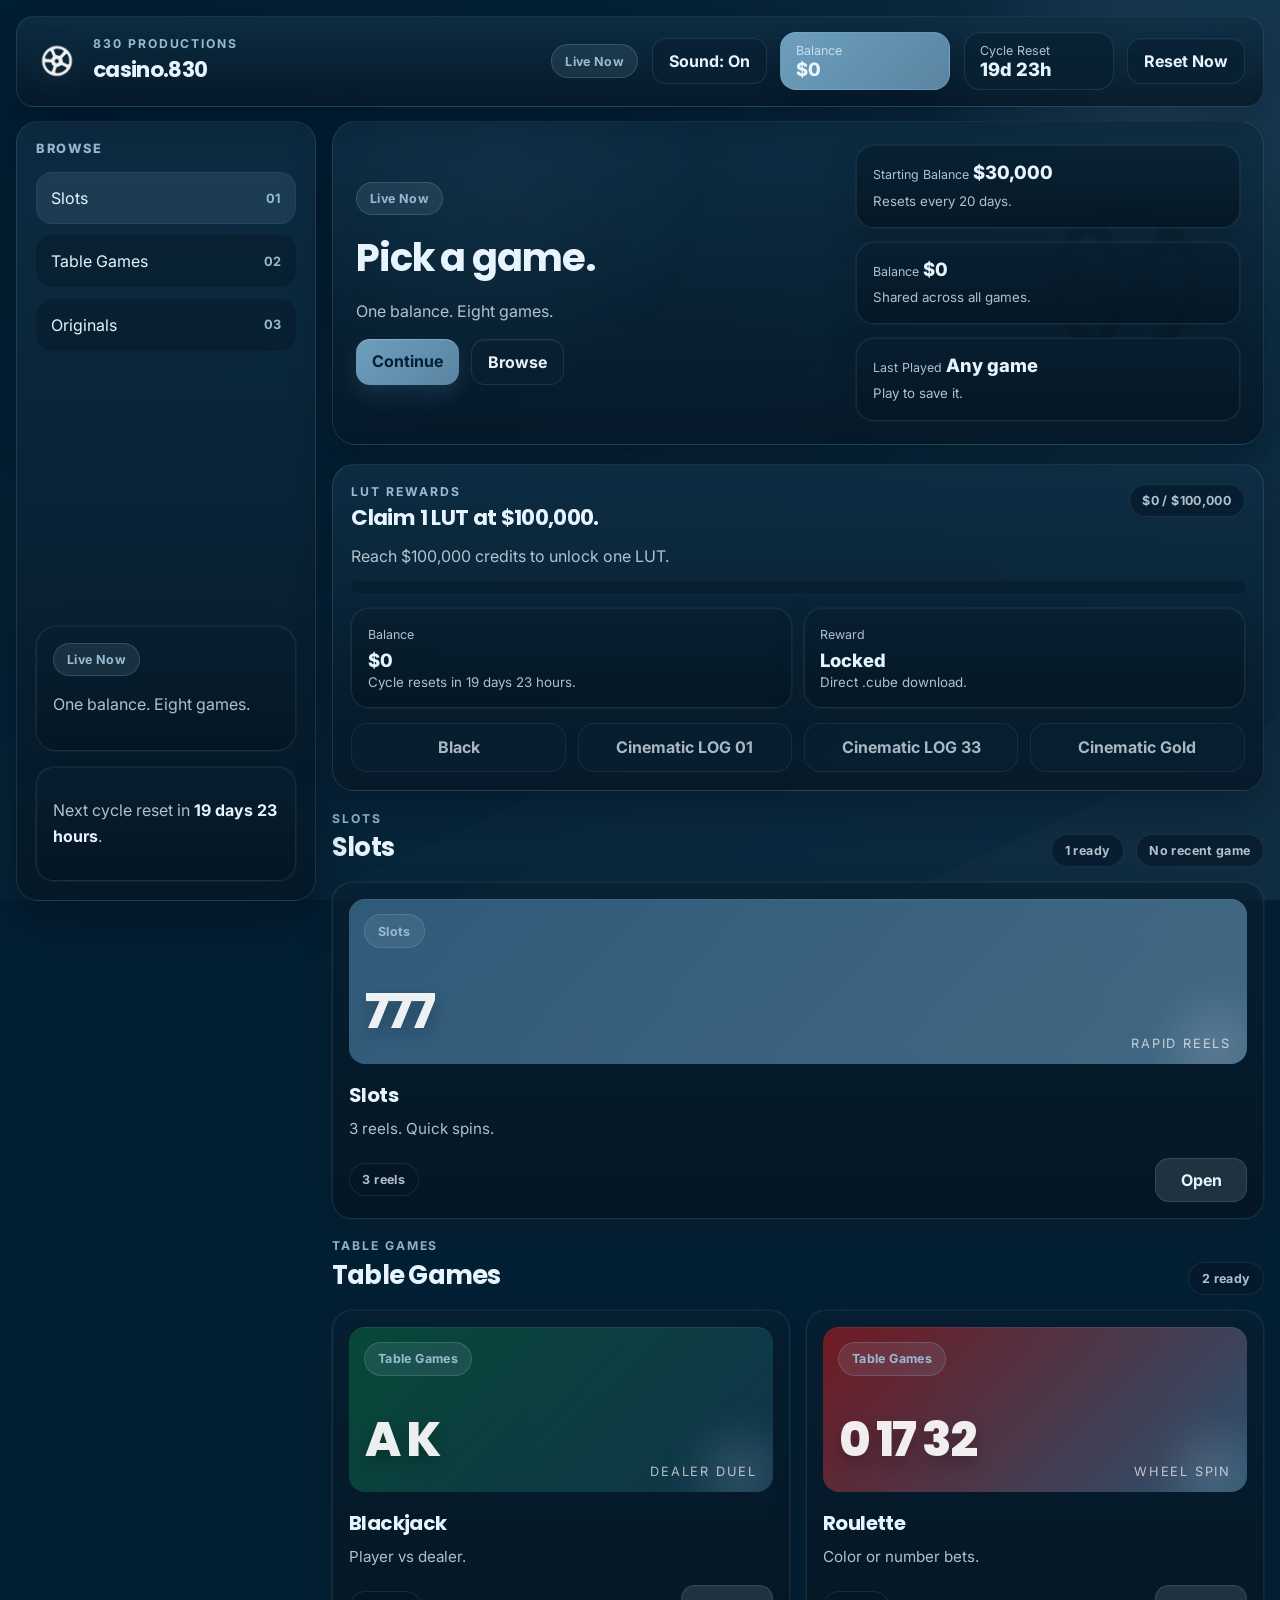
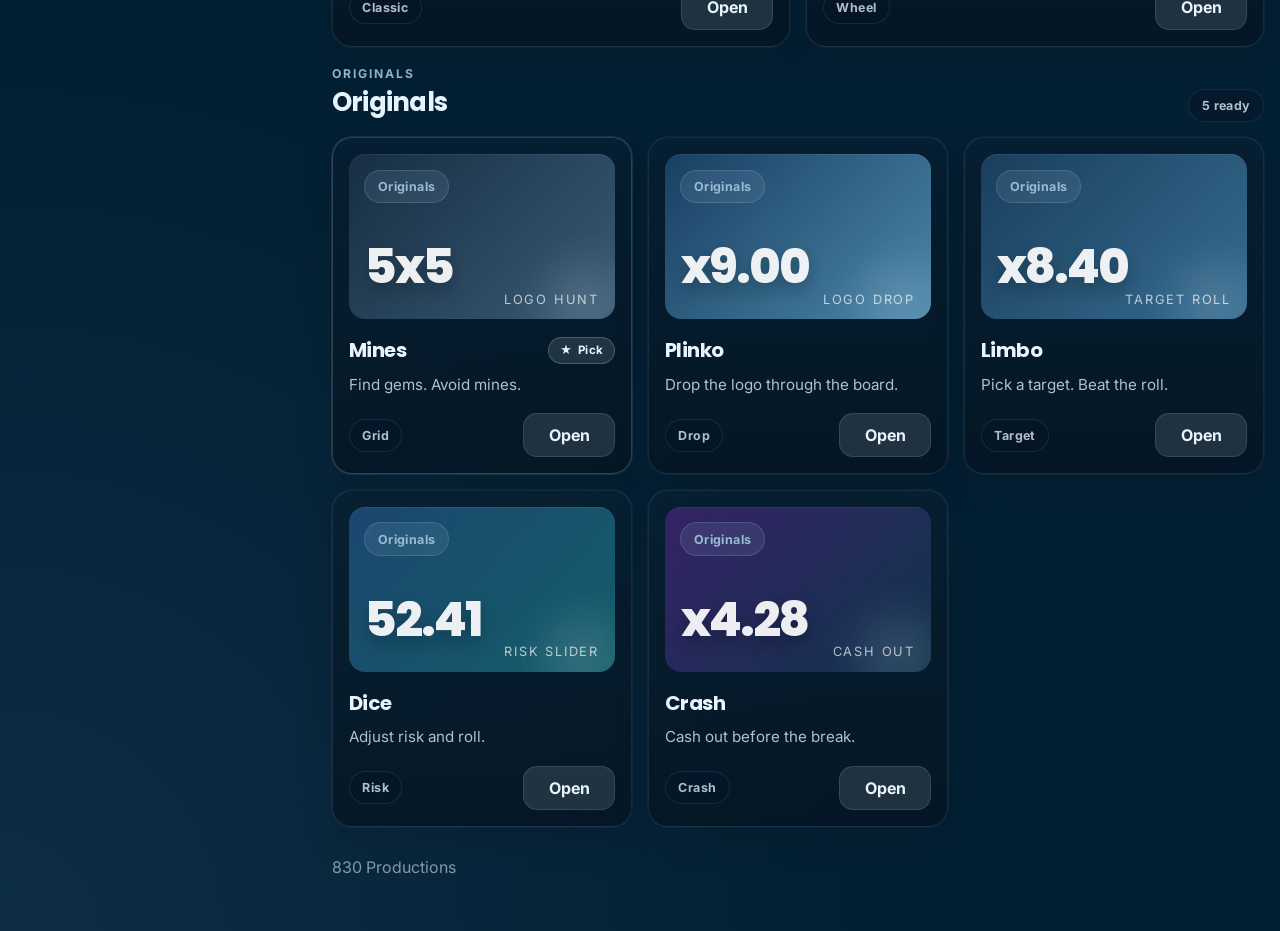
<file: index.html>
<!DOCTYPE html>
<html lang="en">
  <head>
    <meta charset="UTF-8" />
    <meta name="viewport" content="width=device-width, initial-scale=1.0" />
    <meta
      name="description"
      content="casino.830 by 830 Productions. Originals, table games, and LUT rewards."
    />
    <title>casino.830 | Originals and Rewards</title>
    <link rel="icon" type="image/png" href="assets/logos/logo-icon.png" />
    <link rel="preconnect" href="https://fonts.googleapis.com" />
    <link rel="preconnect" href="https://fonts.gstatic.com" crossorigin />
    <link
      href="https://fonts.googleapis.com/css2?family=Inter:wght@400;500;600;700;800&amp;family=Poppins:wght@500;600;700;800&amp;display=swap"
      rel="stylesheet"
    />
    <link rel="stylesheet" href="css/styles.css" />
  </head>
  <body>
    <div class="app-shell" data-app="casino830-home">
      <header class="topbar glass-panel">
        <div class="brand-cluster">
          <a class="brand-lockup" href="index.html" aria-label="casino.830 home">
            <img
              class="brand-mark"
              src="assets/logos/logo-white.png"
              alt="830 Productions logo"
            />
            <div>
              <p class="eyebrow">830 Productions</p>
              <h1>casino.830</h1>
            </div>
          </a>
        </div>

        <div class="topbar-actions">
          <span class="demo-badge">Live Now</span>
          <button
            class="icon-button sound-toggle"
            data-sound-toggle
            type="button"
            aria-pressed="true"
          >
            Sound: On
          </button>
          <div class="balance-pill">
            <span>Balance</span>
            <strong data-balance-display>$30,000</strong>
          </div>
          <div class="cycle-pill">
            <span>Cycle Reset</span>
            <strong data-cycle-display>20d</strong>
          </div>
          <button class="secondary-button" data-low-balance-reset type="button" disabled>
            Reset &lt;1k
          </button>
        </div>
      </header>

      <div class="layout">
        <aside class="sidebar glass-panel" id="game-directory">
          <div class="sidebar-section">
            <p class="sidebar-heading">Browse</p>
            <div class="sidebar-links">
              <a class="sidebar-link active" href="#slots-section">
                <span>Slots</span>
                <strong>01</strong>
              </a>
              <a class="sidebar-link" href="#table-section">
                <span>Table Games</span>
                <strong>02</strong>
              </a>
              <a class="sidebar-link" href="#originals-section">
                <span>Originals</span>
                <strong>03</strong>
              </a>
            </div>
          </div>

          <div class="sidebar-section sidebar-promo">
            <span class="mini-badge">Live Now</span>
            <p>One balance. Eight games.</p>
          </div>

          <div class="sidebar-section sidebar-note">
            <p class="disclaimer-text">
              Next cycle reset in <strong data-cycle-display-long>20 days</strong>.
            </p>
          </div>
        </aside>

        <main class="main-content">
          <section class="hero-panel glass-panel">
            <div class="hero-copy">
              <span class="hero-chip">Live Now</span>
              <h2>Pick a game.</h2>
              <p>One balance. Eight games.</p>
              <div class="hero-actions">
                <a class="primary-button" data-continue-link href="games/slots.html">
                  Continue
                </a>
                <a class="secondary-button" href="#slots-section">Browse</a>
              </div>
            </div>

            <div class="hero-stats">
              <article class="hero-stat">
                <span>Starting Balance</span>
                <strong>$30,000</strong>
                <small>Resets every 20 days.</small>
              </article>
              <article class="hero-stat">
                <span>Balance</span>
                <strong data-balance-display>$30,000</strong>
                <small>Shared across all games.</small>
              </article>
              <article class="hero-stat">
                <span>Last Played</span>
                <strong data-last-played-name>Any game</strong>
                <small data-last-played-hint>Play to save it.</small>
              </article>
            </div>
          </section>

          <section class="reward-section">
            <div class="reward-panel glass-panel" id="lut-rewards" data-lut-rewards></div>
          </section>

          <section class="lobby-section" id="slots-section">
            <div class="section-header">
              <div>
                <p class="eyebrow">Slots</p>
                <h2>Slots</h2>
              </div>
              <div class="section-tags">
                <span class="tag-chip">1 ready</span>
                <span class="tag-chip" data-last-played-chip>No recent game</span>
              </div>
            </div>

            <div class="game-grid">
              <article class="game-card" data-game="slots">
                <div class="game-card-media">
                  <span class="mini-badge card-category">Slots</span>
                  <div class="thumbnail-symbol">777</div>
                  <div class="thumbnail-subline">Rapid Reels</div>
                </div>
                <div class="game-card-content">
                  <div>
                    <h3>Slots</h3>
                    <p>3 reels. Quick spins.</p>
                  </div>
                  <div class="game-card-footer">
                    <span class="pill-chip">3 reels</span>
                    <a class="play-button" href="games/slots.html">Open</a>
                  </div>
                </div>
              </article>
            </div>
          </section>

          <section class="lobby-section" id="table-section">
            <div class="section-header">
              <div>
                <p class="eyebrow">Table Games</p>
                <h2>Table Games</h2>
              </div>
              <div class="section-tags">
                <span class="tag-chip">2 ready</span>
              </div>
            </div>

            <div class="game-grid">
              <article class="game-card" data-game="blackjack">
                <div class="game-card-media">
                  <span class="mini-badge card-category">Table Games</span>
                  <div class="thumbnail-symbol">A K</div>
                  <div class="thumbnail-subline">Dealer Duel</div>
                </div>
                <div class="game-card-content">
                  <div>
                    <h3>Blackjack</h3>
                    <p>Player vs dealer.</p>
                  </div>
                  <div class="game-card-footer">
                    <span class="pill-chip">Classic</span>
                    <a class="play-button" href="games/blackjack.html">Open</a>
                  </div>
                </div>
              </article>

              <article class="game-card" data-game="roulette">
                <div class="game-card-media">
                  <span class="mini-badge card-category">Table Games</span>
                  <div class="thumbnail-symbol">0 17 32</div>
                  <div class="thumbnail-subline">Wheel Spin</div>
                </div>
                <div class="game-card-content">
                  <div>
                    <h3>Roulette</h3>
                    <p>Color or number bets.</p>
                  </div>
                  <div class="game-card-footer">
                    <span class="pill-chip">Wheel</span>
                    <a class="play-button" href="games/roulette.html">Open</a>
                  </div>
                </div>
              </article>
            </div>
          </section>

          <section class="lobby-section" id="originals-section">
            <div class="section-header">
              <div>
                <p class="eyebrow">Originals</p>
                <h2>Originals</h2>
              </div>
              <div class="section-tags">
                <span class="tag-chip">5 ready</span>
              </div>
            </div>

            <div class="game-grid">
              <article class="game-card" data-game="mines" data-recommended="true">
                <div class="game-card-media">
                  <span class="mini-badge card-category">Originals</span>
                  <div class="thumbnail-symbol">5x5</div>
                  <div class="thumbnail-subline">Logo Hunt</div>
                </div>
                <div class="game-card-content">
                  <div>
                    <div class="game-title-row">
                      <h3>Mines</h3>
                      <span class="recommend-badge"><span aria-hidden="true">&#9733;</span> Pick</span>
                    </div>
                    <p>Find gems. Avoid mines.</p>
                  </div>
                  <div class="game-card-footer">
                    <span class="pill-chip">Grid</span>
                    <a class="play-button" href="games/mines.html">Open</a>
                  </div>
                </div>
              </article>

              <article class="game-card" data-game="plinko">
                <div class="game-card-media">
                  <span class="mini-badge card-category">Originals</span>
                  <div class="thumbnail-symbol">x9.00</div>
                  <div class="thumbnail-subline">Logo Drop</div>
                </div>
                <div class="game-card-content">
                  <div>
                    <h3>Plinko</h3>
                    <p>Drop the logo through the board.</p>
                  </div>
                  <div class="game-card-footer">
                    <span class="pill-chip">Drop</span>
                    <a class="play-button" href="games/plinko.html">Open</a>
                  </div>
                </div>
              </article>

              <article class="game-card" data-game="limbo">
                <div class="game-card-media">
                  <span class="mini-badge card-category">Originals</span>
                  <div class="thumbnail-symbol">x8.40</div>
                  <div class="thumbnail-subline">Target Roll</div>
                </div>
                <div class="game-card-content">
                  <div>
                    <h3>Limbo</h3>
                    <p>Pick a target. Beat the roll.</p>
                  </div>
                  <div class="game-card-footer">
                    <span class="pill-chip">Target</span>
                    <a class="play-button" href="games/limbo.html">Open</a>
                  </div>
                </div>
              </article>

              <article class="game-card" data-game="dice">
                <div class="game-card-media">
                  <span class="mini-badge card-category">Originals</span>
                  <div class="thumbnail-symbol">52.41</div>
                  <div class="thumbnail-subline">Risk Slider</div>
                </div>
                <div class="game-card-content">
                  <div>
                    <h3>Dice</h3>
                    <p>Adjust risk and roll.</p>
                  </div>
                  <div class="game-card-footer">
                    <span class="pill-chip">Risk</span>
                    <a class="play-button" href="games/dice.html">Open</a>
                  </div>
                </div>
              </article>

              <article class="game-card" data-game="crash">
                <div class="game-card-media">
                  <span class="mini-badge card-category">Originals</span>
                  <div class="thumbnail-symbol">x4.28</div>
                  <div class="thumbnail-subline">Cash Out</div>
                </div>
                <div class="game-card-content">
                  <div>
                    <h3>Crash</h3>
                    <p>Cash out before the break.</p>
                  </div>
                  <div class="game-card-footer">
                    <span class="pill-chip">Crash</span>
                    <a class="play-button" href="games/crash.html">Open</a>
                  </div>
                </div>
              </article>
            </div>
          </section>

          <footer class="site-footer">
            <p>830 Productions</p>
          </footer>
        </main>
      </div>
    </div>

    <div class="toast-stack" id="toastStack" aria-live="polite" aria-atomic="true"></div>

    <script defer src="js/site.js"></script>
  </body>
</html>
</file>
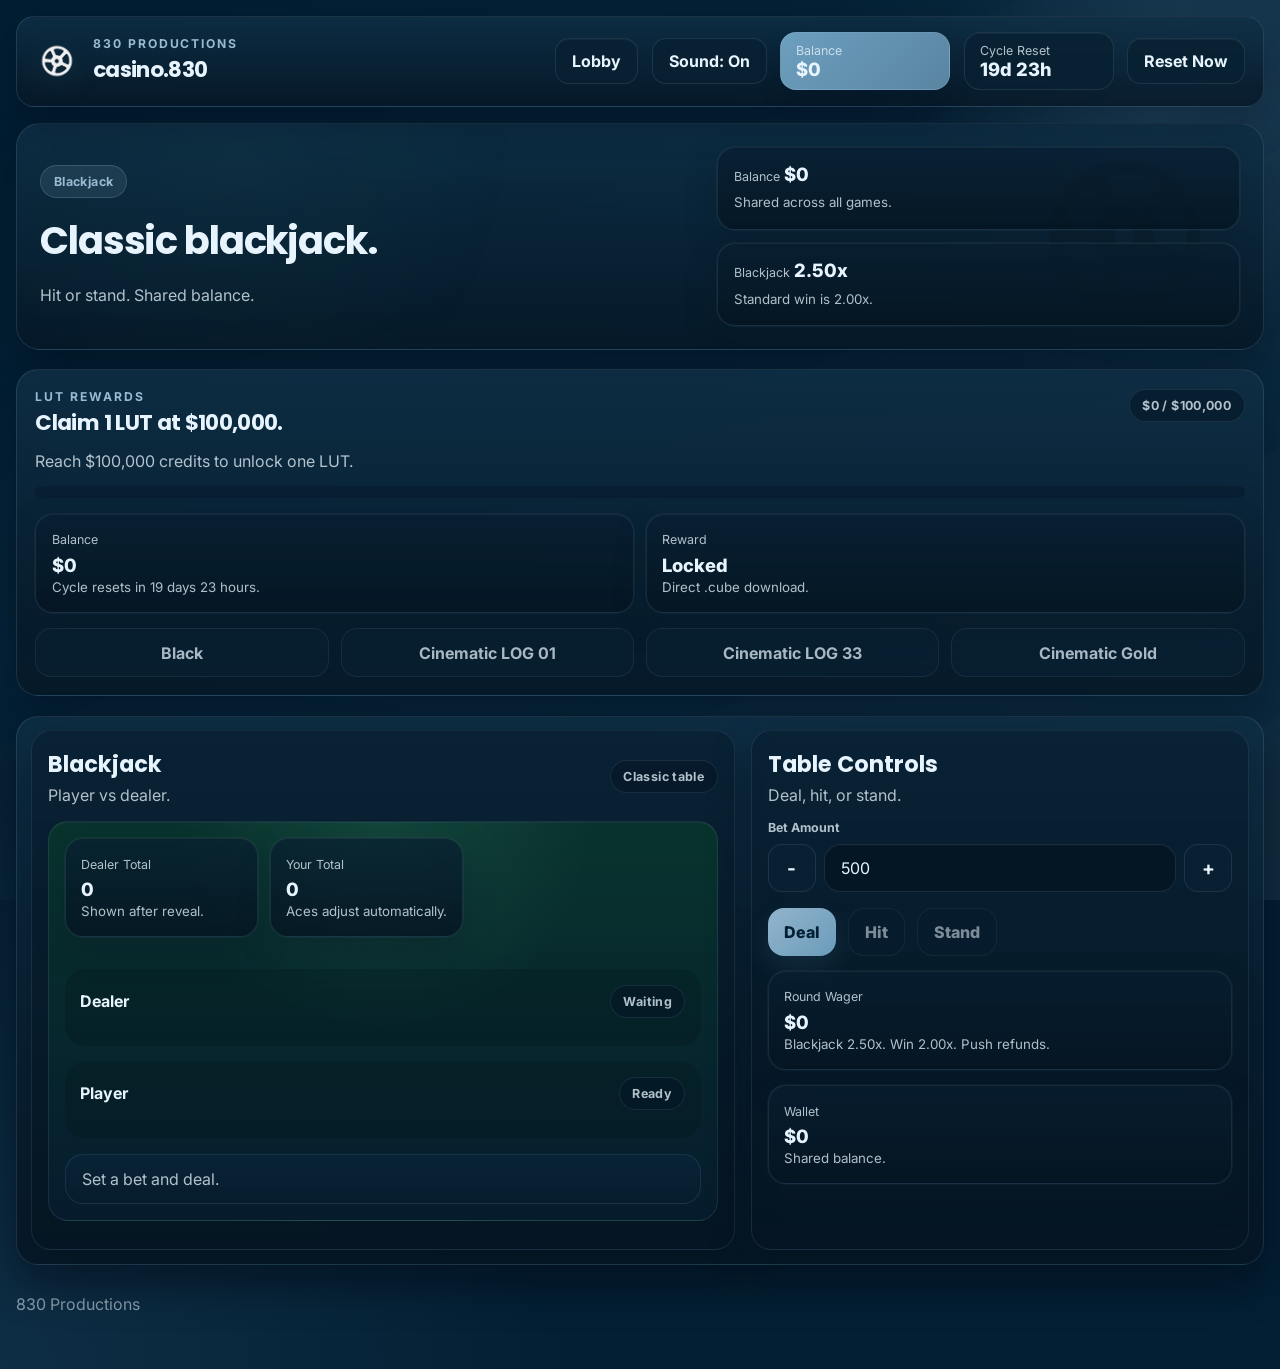
<file: games/blackjack.html>
<!DOCTYPE html>
<html lang="en">
  <head>
    <meta charset="UTF-8" />
    <meta name="viewport" content="width=device-width, initial-scale=1.0" />
    <title>casino.830 | Blackjack</title>
    <link rel="icon" type="image/png" href="../assets/logos/logo-icon.png" />
    <link rel="preconnect" href="https://fonts.googleapis.com" />
    <link rel="preconnect" href="https://fonts.gstatic.com" crossorigin />
    <link
      href="https://fonts.googleapis.com/css2?family=Inter:wght@400;500;600;700;800&amp;family=Poppins:wght@500;600;700;800&amp;display=swap"
      rel="stylesheet"
    />
    <link rel="stylesheet" href="../css/styles.css" />
  </head>
  <body data-page-type="game" data-game-id="blackjack" data-game-creator="createBlackjackGame">
    <div class="app-shell">
      <header class="topbar glass-panel">
        <div class="brand-cluster">
          <a class="brand-lockup" href="../index.html" aria-label="casino.830 home">
            <img class="brand-mark" src="../assets/logos/logo-white.png" alt="830 Productions logo" />
            <div>
              <p class="eyebrow">830 Productions</p>
              <h1>casino.830</h1>
            </div>
          </a>
        </div>

        <div class="topbar-actions">
          <a class="secondary-button" href="../index.html">Lobby</a>
          <button class="icon-button sound-toggle" data-sound-toggle type="button" aria-pressed="true">
            Sound: On
          </button>
          <div class="balance-pill">
            <span>Balance</span>
            <strong data-balance-display>$30,000</strong>
          </div>
          <div class="cycle-pill">
            <span>Cycle Reset</span>
            <strong data-cycle-display>20d</strong>
          </div>
          <button class="secondary-button" data-low-balance-reset type="button" disabled>
            Reset &lt;1k
          </button>
        </div>
      </header>

      <main class="main-content page-main">
        <section class="hero-panel glass-panel">
          <div class="hero-copy">
            <span class="hero-chip">Blackjack</span>
            <h2>Classic blackjack.</h2>
            <p>Hit or stand. Shared balance.</p>
          </div>

          <div class="hero-stats">
            <article class="hero-stat">
              <span>Balance</span>
              <strong data-balance-display>$30,000</strong>
              <small>Shared across all games.</small>
            </article>
            <article class="hero-stat">
              <span>Blackjack</span>
              <strong>2.50x</strong>
              <small>Standard win is 2.00x.</small>
            </article>
          </div>
        </section>

        <section class="reward-section">
          <div class="reward-panel glass-panel" data-lut-rewards></div>
        </section>

        <section class="lobby-section">
          <div class="game-stage-shell glass-panel">
            <div id="gameMount"></div>
          </div>
        </section>

        <footer class="site-footer">
          <p>830 Productions</p>
        </footer>
      </main>
    </div>

    <div class="toast-stack" id="toastStack" aria-live="polite" aria-atomic="true"></div>

    <script defer src="../js/site.js"></script>
    <script defer src="../js/games/blackjack.js"></script>
    <script defer src="../js/game-page.js"></script>
  </body>
</html>
</file>
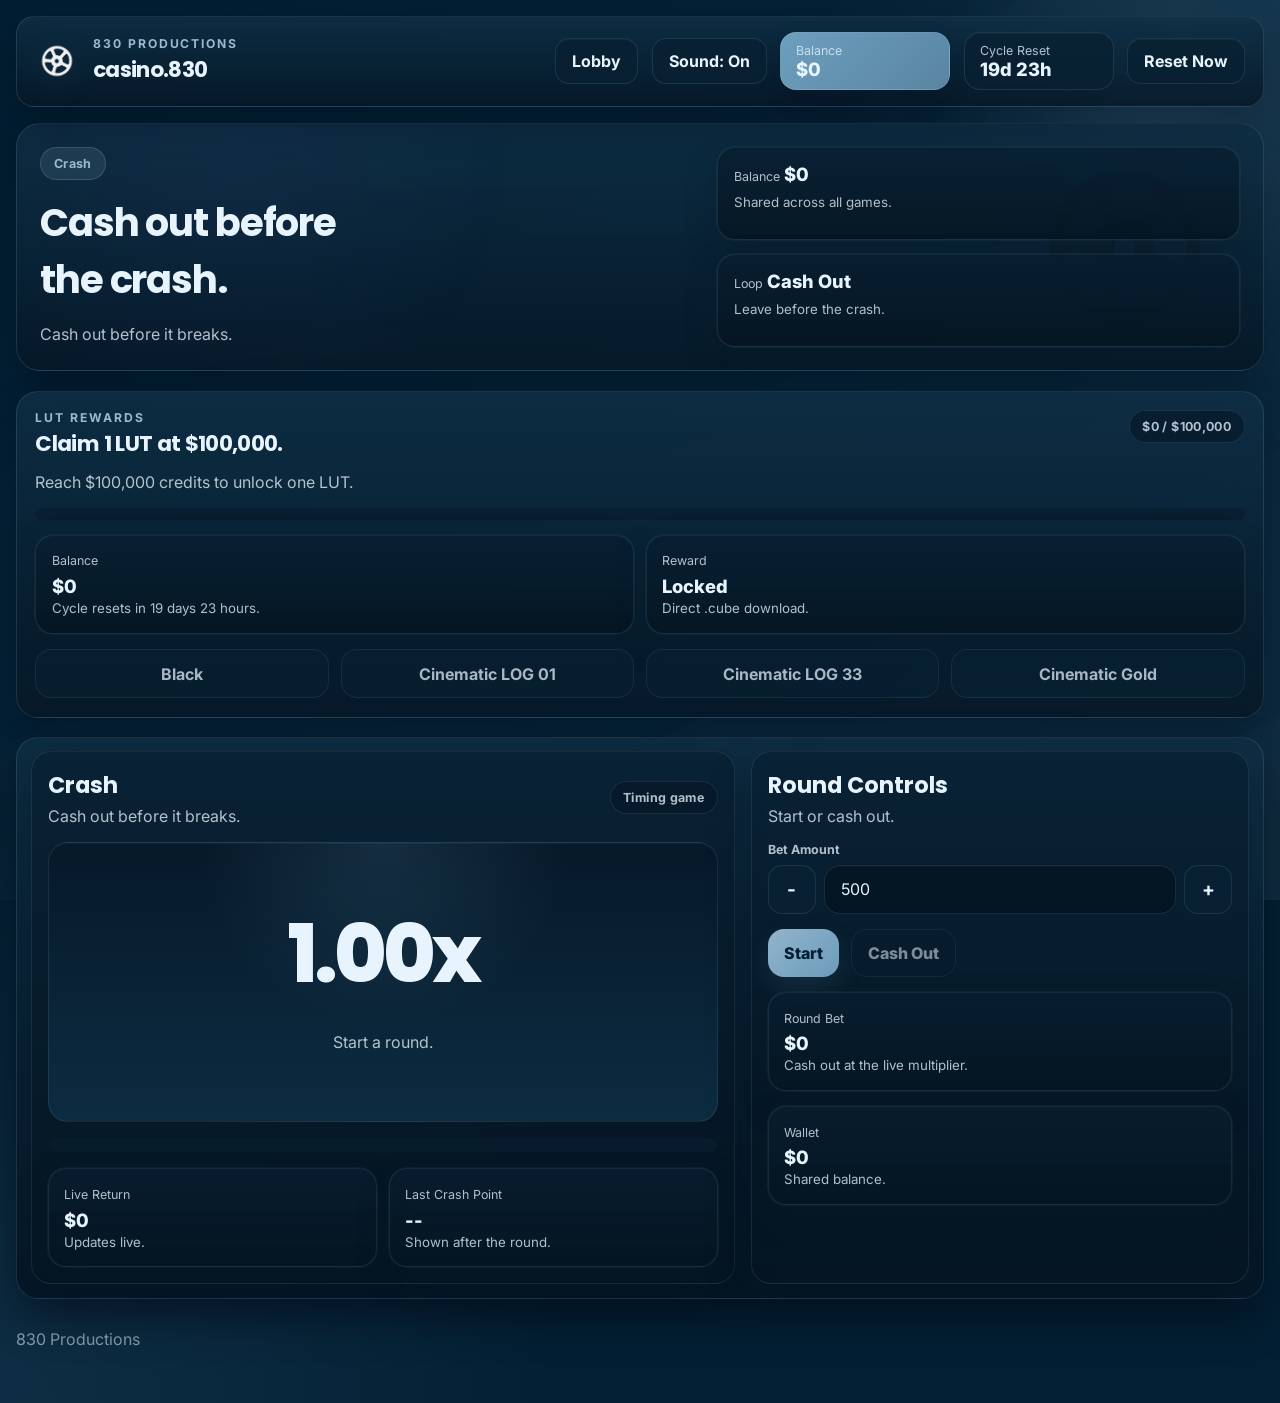
<file: games/crash.html>
<!DOCTYPE html>
<html lang="en">
  <head>
    <meta charset="UTF-8" />
    <meta name="viewport" content="width=device-width, initial-scale=1.0" />
    <title>casino.830 | Crash</title>
    <link rel="icon" type="image/png" href="../assets/logos/logo-icon.png" />
    <link rel="preconnect" href="https://fonts.googleapis.com" />
    <link rel="preconnect" href="https://fonts.gstatic.com" crossorigin />
    <link
      href="https://fonts.googleapis.com/css2?family=Inter:wght@400;500;600;700;800&amp;family=Poppins:wght@500;600;700;800&amp;display=swap"
      rel="stylesheet"
    />
    <link rel="stylesheet" href="../css/styles.css" />
  </head>
  <body data-page-type="game" data-game-id="crash" data-game-creator="createCrashGame">
    <div class="app-shell">
      <header class="topbar glass-panel">
        <div class="brand-cluster">
          <a class="brand-lockup" href="../index.html" aria-label="casino.830 home">
            <img class="brand-mark" src="../assets/logos/logo-white.png" alt="830 Productions logo" />
            <div>
              <p class="eyebrow">830 Productions</p>
              <h1>casino.830</h1>
            </div>
          </a>
        </div>

        <div class="topbar-actions">
          <a class="secondary-button" href="../index.html">Lobby</a>
          <button class="icon-button sound-toggle" data-sound-toggle type="button" aria-pressed="true">
            Sound: On
          </button>
          <div class="balance-pill">
            <span>Balance</span>
            <strong data-balance-display>$30,000</strong>
          </div>
          <div class="cycle-pill">
            <span>Cycle Reset</span>
            <strong data-cycle-display>20d</strong>
          </div>
          <button class="secondary-button" data-low-balance-reset type="button" disabled>
            Reset &lt;1k
          </button>
        </div>
      </header>

      <main class="main-content page-main">
        <section class="hero-panel glass-panel">
          <div class="hero-copy">
            <span class="hero-chip">Crash</span>
            <h2>Cash out before the crash.</h2>
            <p>Cash out before it breaks.</p>
          </div>

          <div class="hero-stats">
            <article class="hero-stat">
              <span>Balance</span>
              <strong data-balance-display>$30,000</strong>
              <small>Shared across all games.</small>
            </article>
            <article class="hero-stat">
              <span>Loop</span>
              <strong>Cash Out</strong>
              <small>Leave before the crash.</small>
            </article>
          </div>
        </section>

        <section class="reward-section">
          <div class="reward-panel glass-panel" data-lut-rewards></div>
        </section>

        <section class="lobby-section">
          <div class="game-stage-shell glass-panel">
            <div id="gameMount"></div>
          </div>
        </section>

        <footer class="site-footer">
          <p>830 Productions</p>
        </footer>
      </main>
    </div>

    <div class="toast-stack" id="toastStack" aria-live="polite" aria-atomic="true"></div>

    <script defer src="../js/site.js"></script>
    <script defer src="../js/games/crash.js"></script>
    <script defer src="../js/game-page.js"></script>
  </body>
</html>
</file>
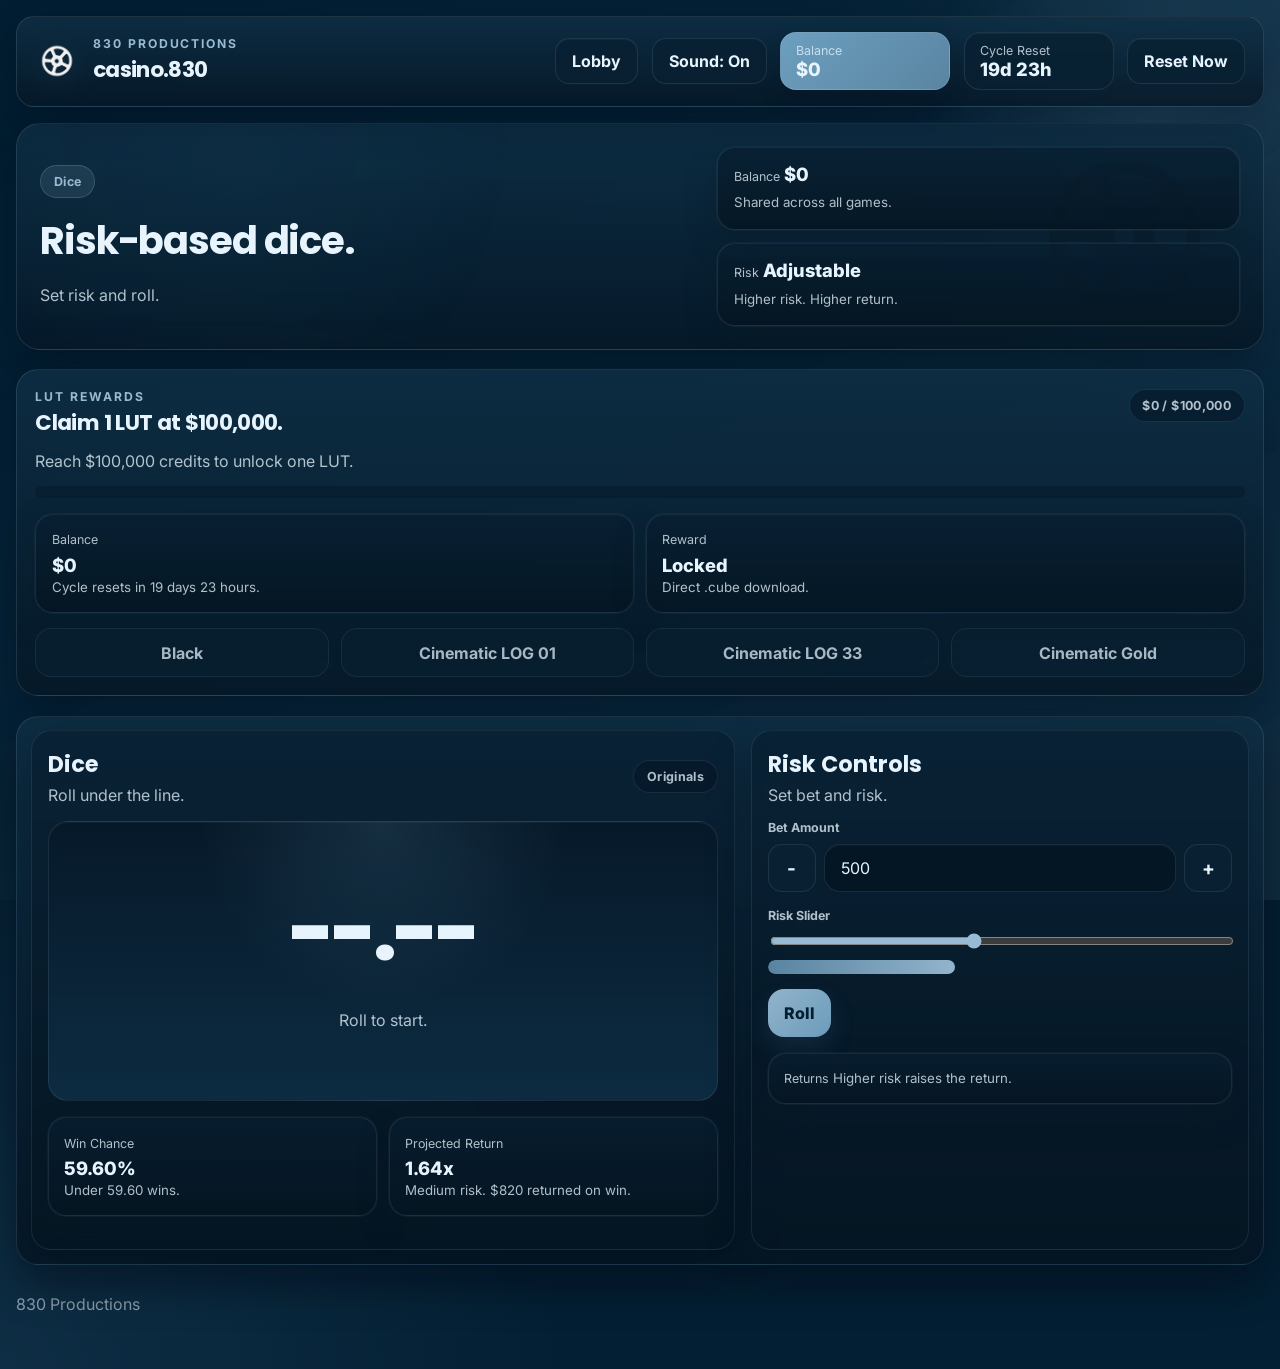
<file: games/dice.html>
<!DOCTYPE html>
<html lang="en">
  <head>
    <meta charset="UTF-8" />
    <meta name="viewport" content="width=device-width, initial-scale=1.0" />
    <title>casino.830 | Dice</title>
    <link rel="icon" type="image/png" href="../assets/logos/logo-icon.png" />
    <link rel="preconnect" href="https://fonts.googleapis.com" />
    <link rel="preconnect" href="https://fonts.gstatic.com" crossorigin />
    <link
      href="https://fonts.googleapis.com/css2?family=Inter:wght@400;500;600;700;800&amp;family=Poppins:wght@500;600;700;800&amp;display=swap"
      rel="stylesheet"
    />
    <link rel="stylesheet" href="../css/styles.css" />
  </head>
  <body data-page-type="game" data-game-id="dice" data-game-creator="createDiceGame">
    <div class="app-shell">
      <header class="topbar glass-panel">
        <div class="brand-cluster">
          <a class="brand-lockup" href="../index.html" aria-label="casino.830 home">
            <img class="brand-mark" src="../assets/logos/logo-white.png" alt="830 Productions logo" />
            <div>
              <p class="eyebrow">830 Productions</p>
              <h1>casino.830</h1>
            </div>
          </a>
        </div>

        <div class="topbar-actions">
          <a class="secondary-button" href="../index.html">Lobby</a>
          <button class="icon-button sound-toggle" data-sound-toggle type="button" aria-pressed="true">
            Sound: On
          </button>
          <div class="balance-pill">
            <span>Balance</span>
            <strong data-balance-display>$30,000</strong>
          </div>
          <div class="cycle-pill">
            <span>Cycle Reset</span>
            <strong data-cycle-display>20d</strong>
          </div>
          <button class="secondary-button" data-low-balance-reset type="button" disabled>
            Reset &lt;1k
          </button>
        </div>
      </header>

      <main class="main-content page-main">
        <section class="hero-panel glass-panel">
          <div class="hero-copy">
            <span class="hero-chip">Dice</span>
            <h2>Risk-based dice.</h2>
            <p>Set risk and roll.</p>
          </div>

          <div class="hero-stats">
            <article class="hero-stat">
              <span>Balance</span>
              <strong data-balance-display>$30,000</strong>
              <small>Shared across all games.</small>
            </article>
            <article class="hero-stat">
              <span>Risk</span>
              <strong>Adjustable</strong>
              <small>Higher risk. Higher return.</small>
            </article>
          </div>
        </section>

        <section class="reward-section">
          <div class="reward-panel glass-panel" data-lut-rewards></div>
        </section>

        <section class="lobby-section">
          <div class="game-stage-shell glass-panel">
            <div id="gameMount"></div>
          </div>
        </section>

        <footer class="site-footer">
          <p>830 Productions</p>
        </footer>
      </main>
    </div>

    <div class="toast-stack" id="toastStack" aria-live="polite" aria-atomic="true"></div>

    <script defer src="../js/site.js"></script>
    <script defer src="../js/games/dice.js"></script>
    <script defer src="../js/game-page.js"></script>
  </body>
</html>
</file>
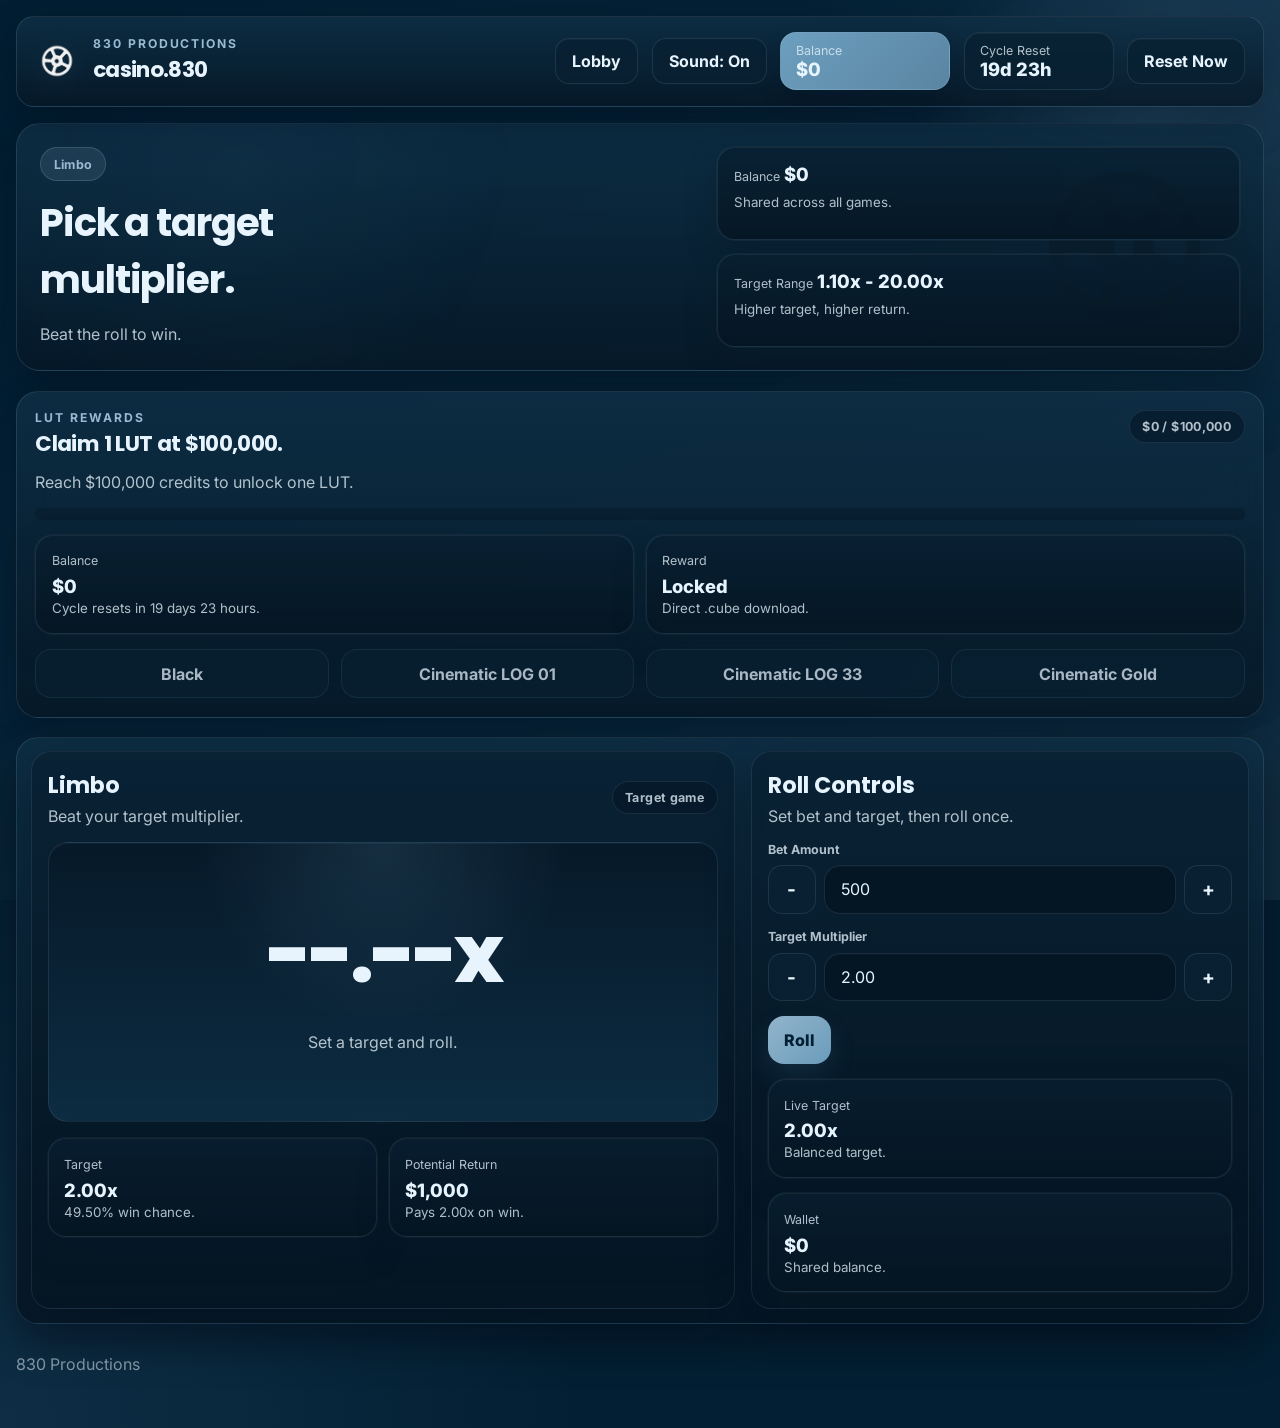
<file: games/limbo.html>
<!DOCTYPE html>
<html lang="en">
  <head>
    <meta charset="UTF-8" />
    <meta name="viewport" content="width=device-width, initial-scale=1.0" />
    <title>casino.830 | Limbo</title>
    <link rel="icon" type="image/png" href="../assets/logos/logo-icon.png" />
    <link rel="preconnect" href="https://fonts.googleapis.com" />
    <link rel="preconnect" href="https://fonts.gstatic.com" crossorigin />
    <link
      href="https://fonts.googleapis.com/css2?family=Inter:wght@400;500;600;700;800&amp;family=Poppins:wght@500;600;700;800&amp;display=swap"
      rel="stylesheet"
    />
    <link rel="stylesheet" href="../css/styles.css" />
  </head>
  <body data-page-type="game" data-game-id="limbo" data-game-creator="createLimboGame">
    <div class="app-shell">
      <header class="topbar glass-panel">
        <div class="brand-cluster">
          <a class="brand-lockup" href="../index.html" aria-label="casino.830 home">
            <img class="brand-mark" src="../assets/logos/logo-white.png" alt="830 Productions logo" />
            <div>
              <p class="eyebrow">830 Productions</p>
              <h1>casino.830</h1>
            </div>
          </a>
        </div>

        <div class="topbar-actions">
          <a class="secondary-button" href="../index.html">Lobby</a>
          <button class="icon-button sound-toggle" data-sound-toggle type="button" aria-pressed="true">
            Sound: On
          </button>
          <div class="balance-pill">
            <span>Balance</span>
            <strong data-balance-display>$30,000</strong>
          </div>
          <div class="cycle-pill">
            <span>Cycle Reset</span>
            <strong data-cycle-display>20d</strong>
          </div>
          <button class="secondary-button" data-low-balance-reset type="button" disabled>
            Reset &lt;1k
          </button>
        </div>
      </header>

      <main class="main-content page-main">
        <section class="hero-panel glass-panel">
          <div class="hero-copy">
            <span class="hero-chip">Limbo</span>
            <h2>Pick a target multiplier.</h2>
            <p>Beat the roll to win.</p>
          </div>

          <div class="hero-stats">
            <article class="hero-stat">
              <span>Balance</span>
              <strong data-balance-display>$30,000</strong>
              <small>Shared across all games.</small>
            </article>
            <article class="hero-stat">
              <span>Target Range</span>
              <strong>1.10x - 20.00x</strong>
              <small>Higher target, higher return.</small>
            </article>
          </div>
        </section>

        <section class="reward-section">
          <div class="reward-panel glass-panel" data-lut-rewards></div>
        </section>

        <section class="lobby-section">
          <div class="game-stage-shell glass-panel">
            <div id="gameMount"></div>
          </div>
        </section>

        <footer class="site-footer">
          <p>830 Productions</p>
        </footer>
      </main>
    </div>

    <div class="toast-stack" id="toastStack" aria-live="polite" aria-atomic="true"></div>

    <script defer src="../js/site.js"></script>
    <script defer src="../js/games/limbo.js"></script>
    <script defer src="../js/game-page.js"></script>
  </body>
</html>
</file>
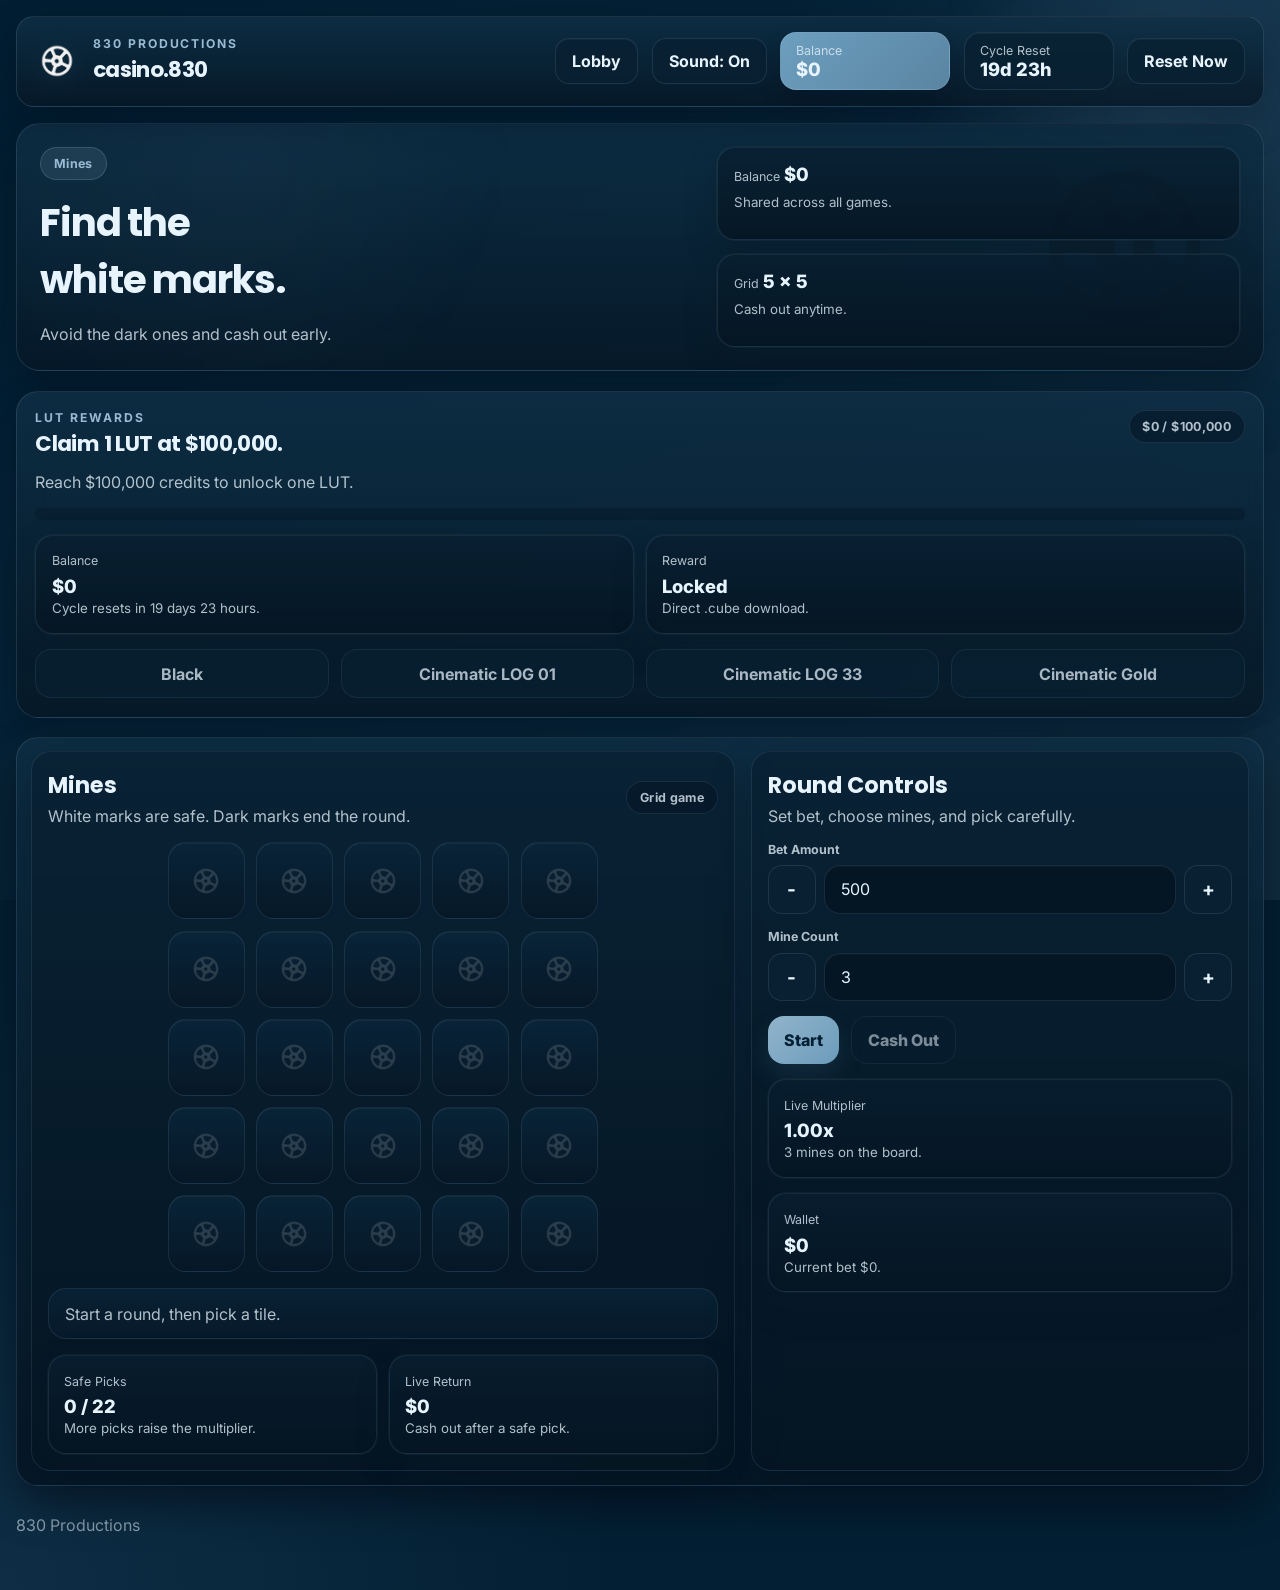
<file: games/mines.html>
<!DOCTYPE html>
<html lang="en">
  <head>
    <meta charset="UTF-8" />
    <meta name="viewport" content="width=device-width, initial-scale=1.0" />
    <title>casino.830 | Mines</title>
    <link rel="icon" type="image/png" href="../assets/logos/logo-icon.png" />
    <link rel="preconnect" href="https://fonts.googleapis.com" />
    <link rel="preconnect" href="https://fonts.gstatic.com" crossorigin />
    <link
      href="https://fonts.googleapis.com/css2?family=Inter:wght@400;500;600;700;800&amp;family=Poppins:wght@500;600;700;800&amp;display=swap"
      rel="stylesheet"
    />
    <link rel="stylesheet" href="../css/styles.css" />
  </head>
  <body data-page-type="game" data-game-id="mines" data-game-creator="createMinesGame">
    <div class="app-shell">
      <header class="topbar glass-panel">
        <div class="brand-cluster">
          <a class="brand-lockup" href="../index.html" aria-label="casino.830 home">
            <img class="brand-mark" src="../assets/logos/logo-white.png" alt="830 Productions logo" />
            <div>
              <p class="eyebrow">830 Productions</p>
              <h1>casino.830</h1>
            </div>
          </a>
        </div>

        <div class="topbar-actions">
          <a class="secondary-button" href="../index.html">Lobby</a>
          <button class="icon-button sound-toggle" data-sound-toggle type="button" aria-pressed="true">
            Sound: On
          </button>
          <div class="balance-pill">
            <span>Balance</span>
            <strong data-balance-display>$30,000</strong>
          </div>
          <div class="cycle-pill">
            <span>Cycle Reset</span>
            <strong data-cycle-display>20d</strong>
          </div>
          <button class="secondary-button" data-low-balance-reset type="button" disabled>
            Reset &lt;1k
          </button>
        </div>
      </header>

      <main class="main-content page-main">
        <section class="hero-panel glass-panel">
          <div class="hero-copy">
            <span class="hero-chip">Mines</span>
            <h2>Find the white marks.</h2>
            <p>Avoid the dark ones and cash out early.</p>
          </div>

          <div class="hero-stats">
            <article class="hero-stat">
              <span>Balance</span>
              <strong data-balance-display>$30,000</strong>
              <small>Shared across all games.</small>
            </article>
            <article class="hero-stat">
              <span>Grid</span>
              <strong>5 x 5</strong>
              <small>Cash out anytime.</small>
            </article>
          </div>
        </section>

        <section class="reward-section">
          <div class="reward-panel glass-panel" data-lut-rewards></div>
        </section>

        <section class="lobby-section">
          <div class="game-stage-shell glass-panel">
            <div id="gameMount"></div>
          </div>
        </section>

        <footer class="site-footer">
          <p>830 Productions</p>
        </footer>
      </main>
    </div>

    <div class="toast-stack" id="toastStack" aria-live="polite" aria-atomic="true"></div>

    <script defer src="../js/site.js"></script>
    <script defer src="../js/games/mines.js"></script>
    <script defer src="../js/game-page.js"></script>
  </body>
</html>
</file>
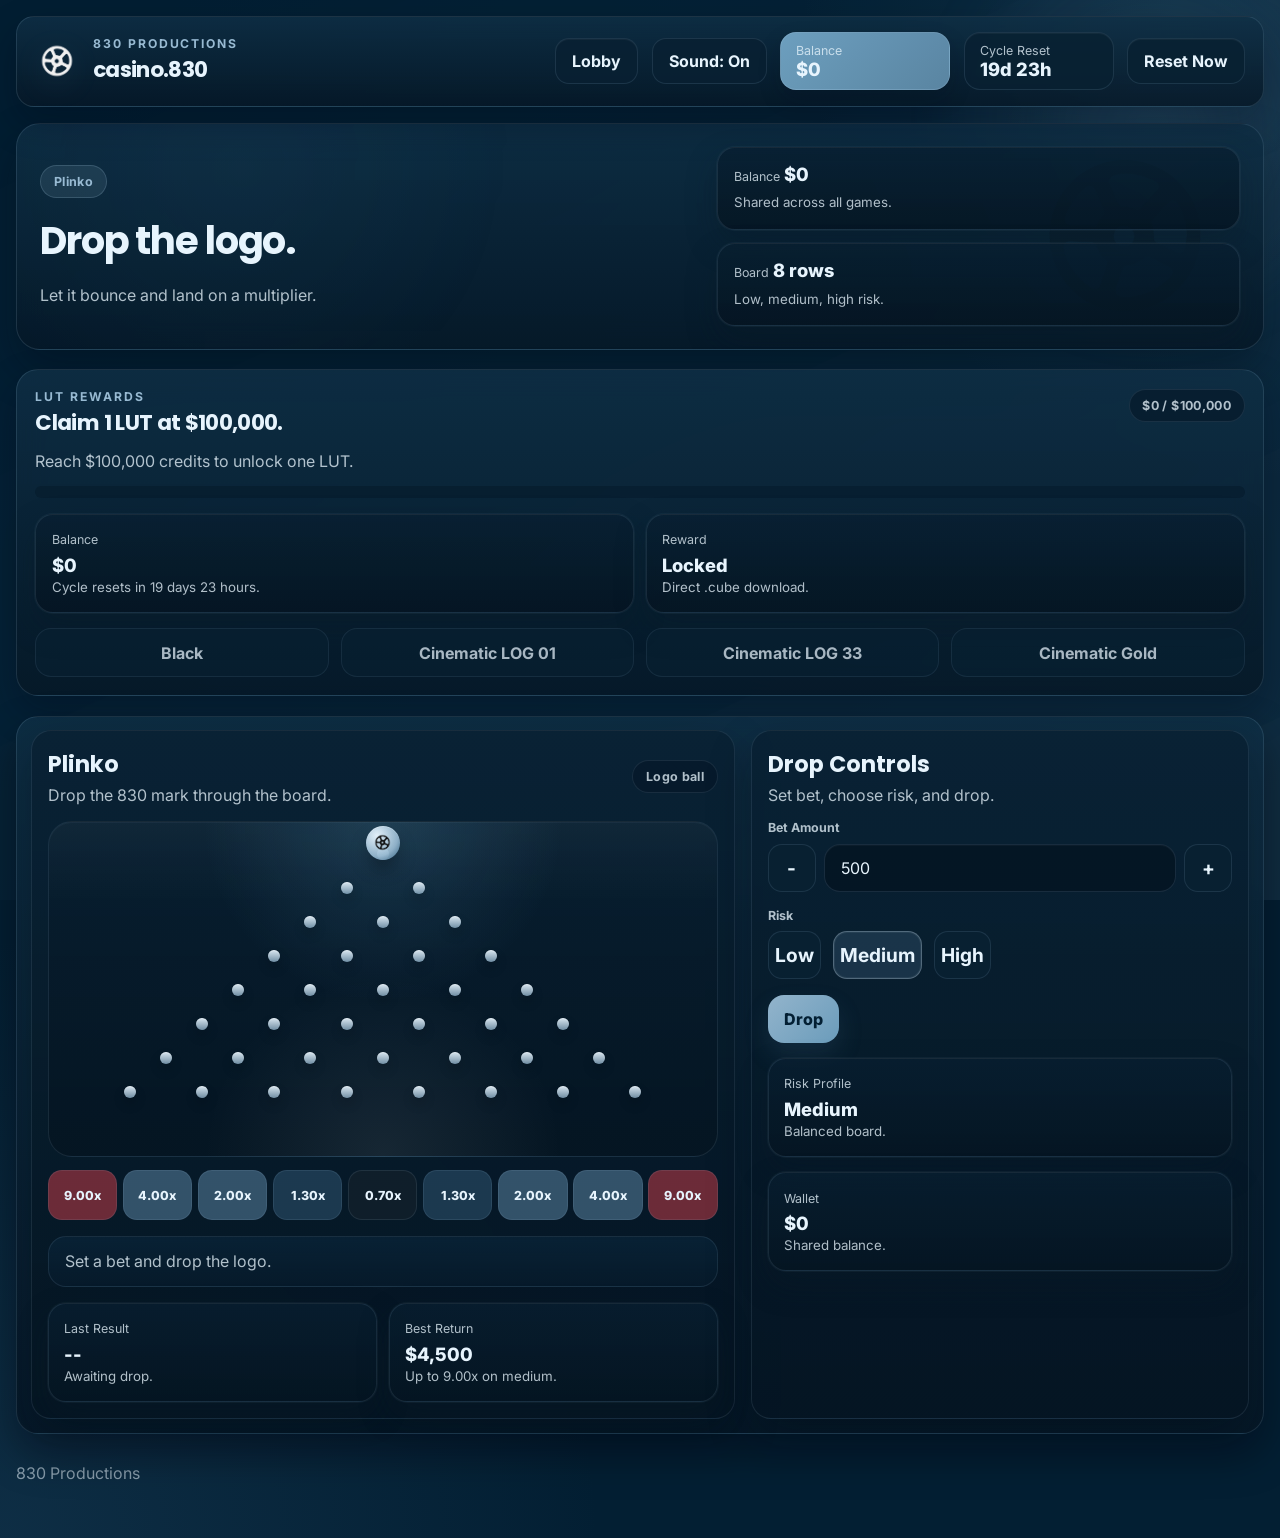
<file: games/plinko.html>
<!DOCTYPE html>
<html lang="en">
  <head>
    <meta charset="UTF-8" />
    <meta name="viewport" content="width=device-width, initial-scale=1.0" />
    <title>casino.830 | Plinko</title>
    <link rel="icon" type="image/png" href="../assets/logos/logo-icon.png" />
    <link rel="preconnect" href="https://fonts.googleapis.com" />
    <link rel="preconnect" href="https://fonts.gstatic.com" crossorigin />
    <link
      href="https://fonts.googleapis.com/css2?family=Inter:wght@400;500;600;700;800&amp;family=Poppins:wght@500;600;700;800&amp;display=swap"
      rel="stylesheet"
    />
    <link rel="stylesheet" href="../css/styles.css" />
  </head>
  <body data-page-type="game" data-game-id="plinko" data-game-creator="createPlinkoGame">
    <div class="app-shell">
      <header class="topbar glass-panel">
        <div class="brand-cluster">
          <a class="brand-lockup" href="../index.html" aria-label="casino.830 home">
            <img class="brand-mark" src="../assets/logos/logo-white.png" alt="830 Productions logo" />
            <div>
              <p class="eyebrow">830 Productions</p>
              <h1>casino.830</h1>
            </div>
          </a>
        </div>

        <div class="topbar-actions">
          <a class="secondary-button" href="../index.html">Lobby</a>
          <button class="icon-button sound-toggle" data-sound-toggle type="button" aria-pressed="true">
            Sound: On
          </button>
          <div class="balance-pill">
            <span>Balance</span>
            <strong data-balance-display>$30,000</strong>
          </div>
          <div class="cycle-pill">
            <span>Cycle Reset</span>
            <strong data-cycle-display>20d</strong>
          </div>
          <button class="secondary-button" data-low-balance-reset type="button" disabled>
            Reset &lt;1k
          </button>
        </div>
      </header>

      <main class="main-content page-main">
        <section class="hero-panel glass-panel">
          <div class="hero-copy">
            <span class="hero-chip">Plinko</span>
            <h2>Drop the logo.</h2>
            <p>Let it bounce and land on a multiplier.</p>
          </div>

          <div class="hero-stats">
            <article class="hero-stat">
              <span>Balance</span>
              <strong data-balance-display>$30,000</strong>
              <small>Shared across all games.</small>
            </article>
            <article class="hero-stat">
              <span>Board</span>
              <strong>8 rows</strong>
              <small>Low, medium, high risk.</small>
            </article>
          </div>
        </section>

        <section class="reward-section">
          <div class="reward-panel glass-panel" data-lut-rewards></div>
        </section>

        <section class="lobby-section">
          <div class="game-stage-shell glass-panel">
            <div id="gameMount"></div>
          </div>
        </section>

        <footer class="site-footer">
          <p>830 Productions</p>
        </footer>
      </main>
    </div>

    <div class="toast-stack" id="toastStack" aria-live="polite" aria-atomic="true"></div>

    <script defer src="../js/site.js"></script>
    <script defer src="../js/games/plinko.js"></script>
    <script defer src="../js/game-page.js"></script>
  </body>
</html>
</file>
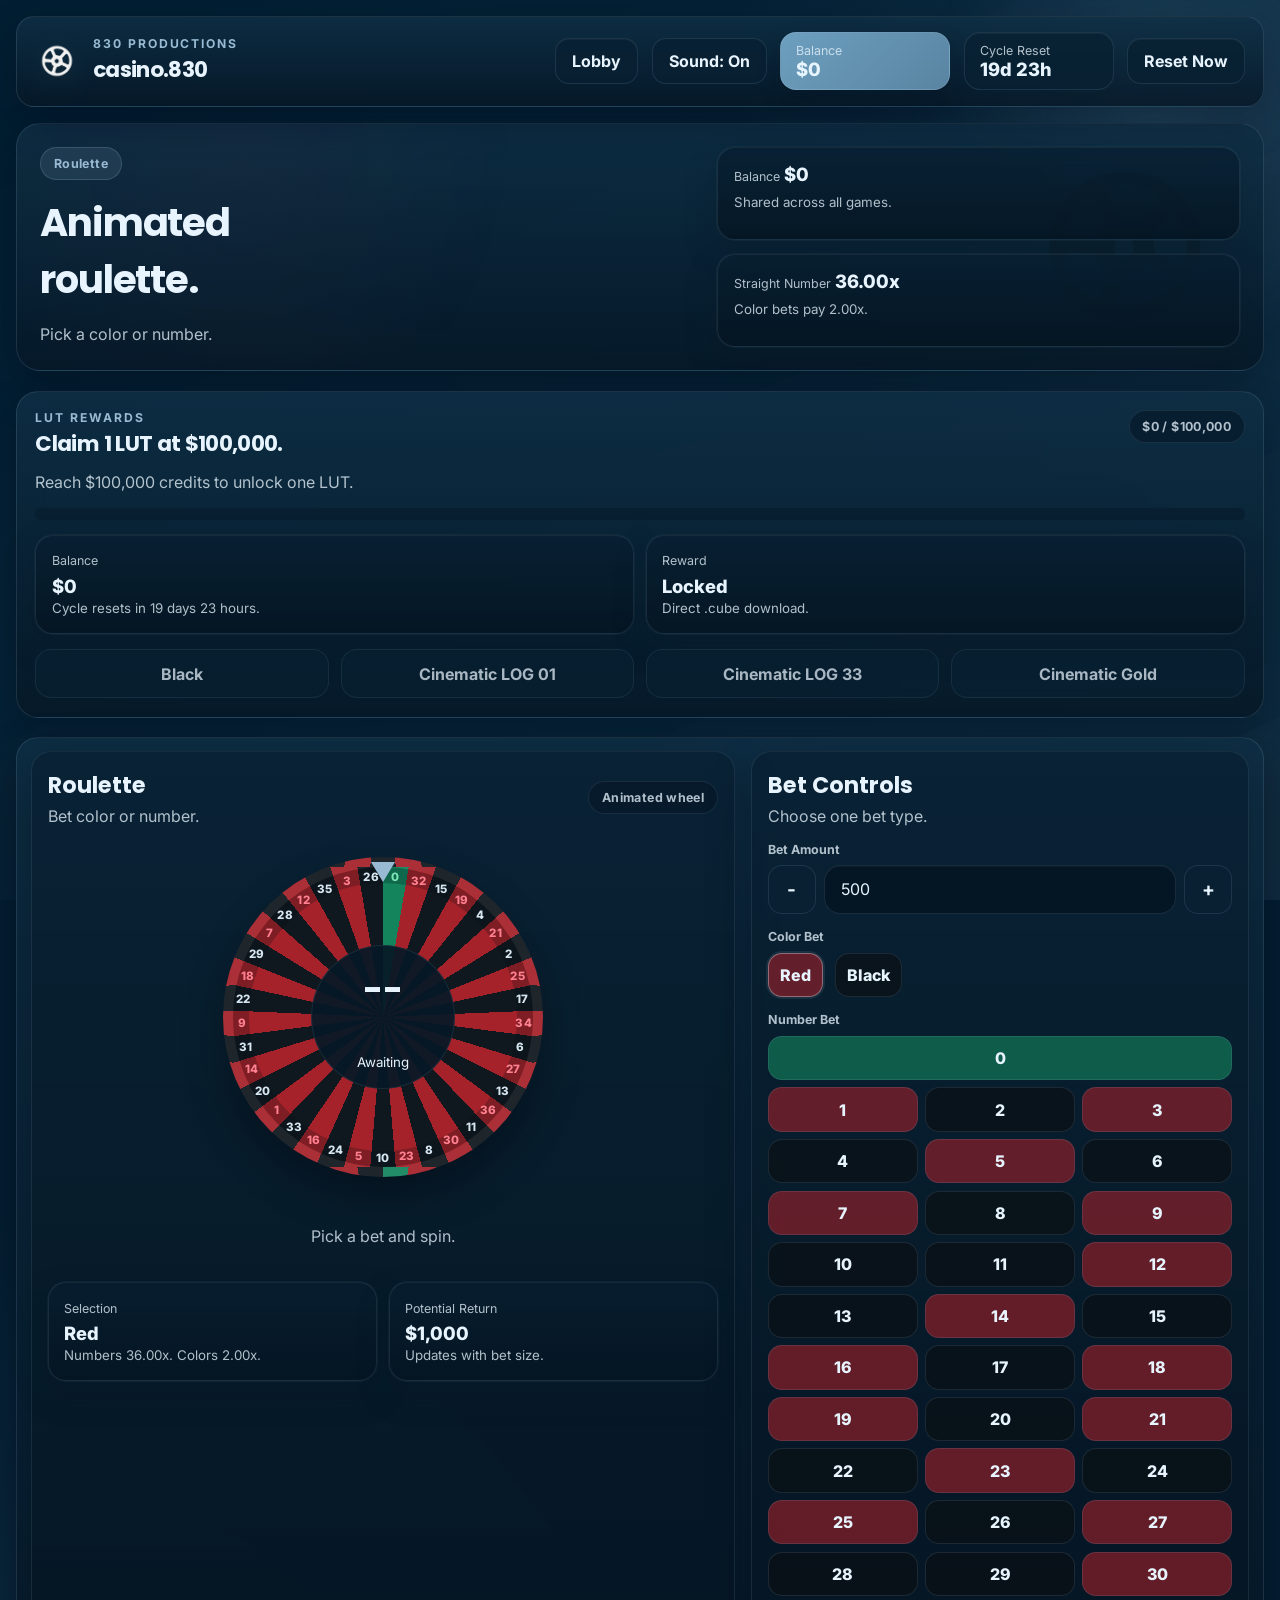
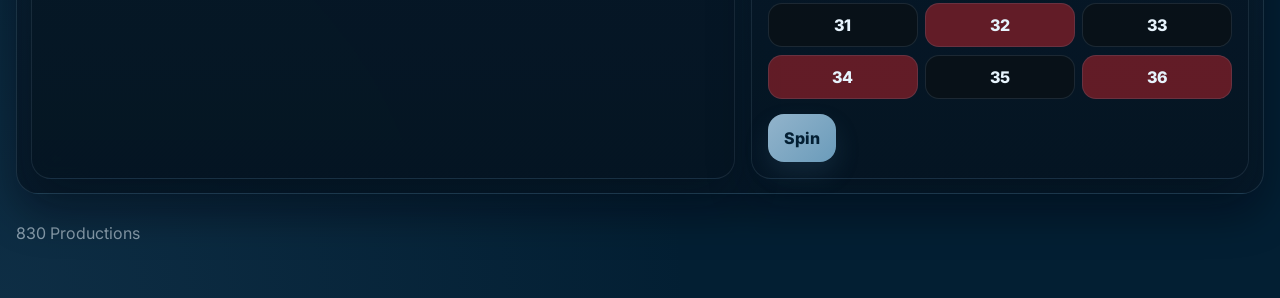
<file: games/roulette.html>
<!DOCTYPE html>
<html lang="en">
  <head>
    <meta charset="UTF-8" />
    <meta name="viewport" content="width=device-width, initial-scale=1.0" />
    <title>casino.830 | Roulette</title>
    <link rel="icon" type="image/png" href="../assets/logos/logo-icon.png" />
    <link rel="preconnect" href="https://fonts.googleapis.com" />
    <link rel="preconnect" href="https://fonts.gstatic.com" crossorigin />
    <link
      href="https://fonts.googleapis.com/css2?family=Inter:wght@400;500;600;700;800&amp;family=Poppins:wght@500;600;700;800&amp;display=swap"
      rel="stylesheet"
    />
    <link rel="stylesheet" href="../css/styles.css" />
  </head>
  <body data-page-type="game" data-game-id="roulette" data-game-creator="createRouletteGame">
    <div class="app-shell">
      <header class="topbar glass-panel">
        <div class="brand-cluster">
          <a class="brand-lockup" href="../index.html" aria-label="casino.830 home">
            <img class="brand-mark" src="../assets/logos/logo-white.png" alt="830 Productions logo" />
            <div>
              <p class="eyebrow">830 Productions</p>
              <h1>casino.830</h1>
            </div>
          </a>
        </div>

        <div class="topbar-actions">
          <a class="secondary-button" href="../index.html">Lobby</a>
          <button class="icon-button sound-toggle" data-sound-toggle type="button" aria-pressed="true">
            Sound: On
          </button>
          <div class="balance-pill">
            <span>Balance</span>
            <strong data-balance-display>$30,000</strong>
          </div>
          <div class="cycle-pill">
            <span>Cycle Reset</span>
            <strong data-cycle-display>20d</strong>
          </div>
          <button class="secondary-button" data-low-balance-reset type="button" disabled>
            Reset &lt;1k
          </button>
        </div>
      </header>

      <main class="main-content page-main">
        <section class="hero-panel glass-panel">
          <div class="hero-copy">
            <span class="hero-chip">Roulette</span>
            <h2>Animated roulette.</h2>
            <p>Pick a color or number.</p>
          </div>

          <div class="hero-stats">
            <article class="hero-stat">
              <span>Balance</span>
              <strong data-balance-display>$30,000</strong>
              <small>Shared across all games.</small>
            </article>
            <article class="hero-stat">
              <span>Straight Number</span>
              <strong>36.00x</strong>
              <small>Color bets pay 2.00x.</small>
            </article>
          </div>
        </section>

        <section class="reward-section">
          <div class="reward-panel glass-panel" data-lut-rewards></div>
        </section>

        <section class="lobby-section">
          <div class="game-stage-shell glass-panel">
            <div id="gameMount"></div>
          </div>
        </section>

        <footer class="site-footer">
          <p>830 Productions</p>
        </footer>
      </main>
    </div>

    <div class="toast-stack" id="toastStack" aria-live="polite" aria-atomic="true"></div>

    <script defer src="../js/site.js"></script>
    <script defer src="../js/games/roulette.js"></script>
    <script defer src="../js/game-page.js"></script>
  </body>
</html>
</file>
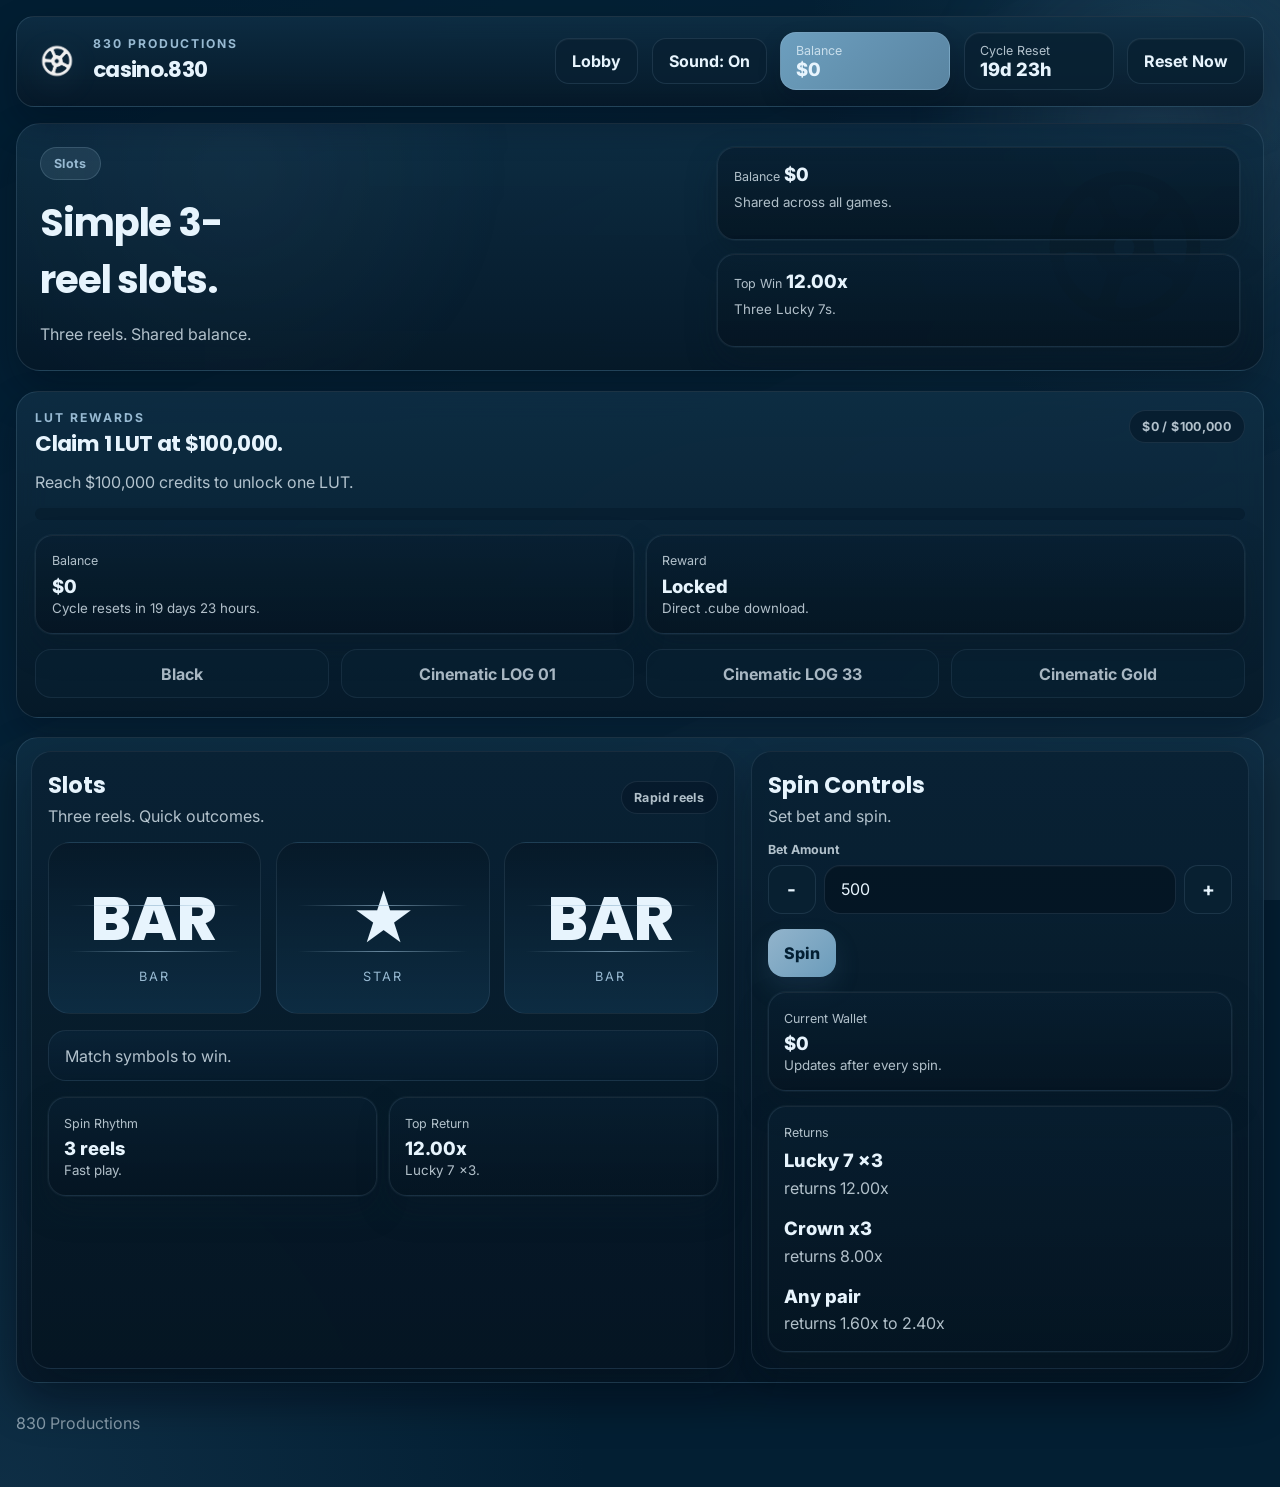
<file: games/slots.html>
<!DOCTYPE html>
<html lang="en">
  <head>
    <meta charset="UTF-8" />
    <meta name="viewport" content="width=device-width, initial-scale=1.0" />
    <title>casino.830 | Slots</title>
    <link rel="icon" type="image/png" href="../assets/logos/logo-icon.png" />
    <link rel="preconnect" href="https://fonts.googleapis.com" />
    <link rel="preconnect" href="https://fonts.gstatic.com" crossorigin />
    <link
      href="https://fonts.googleapis.com/css2?family=Inter:wght@400;500;600;700;800&amp;family=Poppins:wght@500;600;700;800&amp;display=swap"
      rel="stylesheet"
    />
    <link rel="stylesheet" href="../css/styles.css" />
  </head>
  <body data-page-type="game" data-game-id="slots" data-game-creator="createSlotsGame">
    <div class="app-shell">
      <header class="topbar glass-panel">
        <div class="brand-cluster">
          <a class="brand-lockup" href="../index.html" aria-label="casino.830 home">
            <img class="brand-mark" src="../assets/logos/logo-white.png" alt="830 Productions logo" />
            <div>
              <p class="eyebrow">830 Productions</p>
              <h1>casino.830</h1>
            </div>
          </a>
        </div>

        <div class="topbar-actions">
          <a class="secondary-button" href="../index.html">Lobby</a>
          <button class="icon-button sound-toggle" data-sound-toggle type="button" aria-pressed="true">
            Sound: On
          </button>
          <div class="balance-pill">
            <span>Balance</span>
            <strong data-balance-display>$30,000</strong>
          </div>
          <div class="cycle-pill">
            <span>Cycle Reset</span>
            <strong data-cycle-display>20d</strong>
          </div>
          <button class="secondary-button" data-low-balance-reset type="button" disabled>
            Reset &lt;1k
          </button>
        </div>
      </header>

      <main class="main-content page-main">
        <section class="hero-panel glass-panel">
          <div class="hero-copy">
            <span class="hero-chip">Slots</span>
            <h2>Simple 3-reel slots.</h2>
            <p>Three reels. Shared balance.</p>
          </div>

          <div class="hero-stats">
            <article class="hero-stat">
              <span>Balance</span>
              <strong data-balance-display>$30,000</strong>
              <small>Shared across all games.</small>
            </article>
            <article class="hero-stat">
              <span>Top Win</span>
              <strong>12.00x</strong>
              <small>Three Lucky 7s.</small>
            </article>
          </div>
        </section>

        <section class="reward-section">
          <div class="reward-panel glass-panel" data-lut-rewards></div>
        </section>

        <section class="lobby-section">
          <div class="game-stage-shell glass-panel">
            <div id="gameMount"></div>
          </div>
        </section>

        <footer class="site-footer">
          <p>830 Productions</p>
        </footer>
      </main>
    </div>

    <div class="toast-stack" id="toastStack" aria-live="polite" aria-atomic="true"></div>

    <script defer src="../js/site.js"></script>
    <script defer src="../js/games/slots.js"></script>
    <script defer src="../js/game-page.js"></script>
  </body>
</html>
</file>
<file: css/styles.css>
:root {
  --bg-primary: #031f33;
  --bg-secondary: #123852;
  --bg-tertiary: #315d7d;
  --interactive: #5d89a7;
  --interactive-soft: #98bad2;
  --interactive-bright: #d9edf9;
  --text-primary: #e7f4fd;
  --text-secondary: rgba(231, 244, 253, 0.76);
  --text-muted: rgba(231, 244, 253, 0.56);
  --border-soft: rgba(152, 186, 210, 0.16);
  --shadow-soft: 0 16px 36px rgba(0, 8, 20, 0.28);
  --shadow-glow: 0 0 0 1px rgba(152, 186, 210, 0.05), 0 14px 30px rgba(8, 25, 38, 0.34);
  --shadow-lift: 0 20px 44px rgba(0, 8, 20, 0.32);
  --radius-lg: 22px;
  --radius-md: 16px;
  --radius-sm: 12px;
  --radius-xs: 8px;
  --transition-soft: 220ms ease;
  --transition-spring: 320ms cubic-bezier(0.2, 0.85, 0.3, 1);
  --sidebar-width: 300px;
  --page-accent: rgba(93, 137, 167, 0.4);
  --page-accent-strong: rgba(152, 186, 210, 0.3);
}

*,
*::before,
*::after {
  box-sizing: border-box;
}

html {
  scroll-behavior: smooth;
}

body {
  margin: 0;
  min-height: 100vh;
  font-family: "Inter", sans-serif;
  color: var(--text-primary);
  background:
    radial-gradient(circle at top right, rgba(93, 137, 167, 0.18), transparent 24%),
    radial-gradient(circle at bottom left, rgba(49, 93, 125, 0.24), transparent 30%),
    var(--bg-primary);
  overflow-x: hidden;
  position: relative;
}

body::before,
body::after,
.app-shell::before {
  content: "";
  position: fixed;
  pointer-events: none;
}

body::before {
  inset: 0;
  background:
    linear-gradient(135deg, rgba(3, 31, 51, 0.94), rgba(18, 56, 82, 0.8)),
    url("../assets/images/backdrop.png") center / cover no-repeat;
  opacity: 0.24;
  z-index: -3;
}

body::after {
  inset: auto;
  width: 28rem;
  height: 28rem;
  top: -6rem;
  right: -6rem;
  border-radius: 999px;
  background: radial-gradient(circle, rgba(93, 137, 167, 0.22), transparent 72%);
  filter: blur(18px);
  z-index: -2;
}

button,
input,
select {
  font: inherit;
}

button {
  cursor: pointer;
  border: 0;
}

img {
  display: block;
  max-width: 100%;
}

a {
  color: inherit;
  text-decoration: none;
}

[hidden] {
  display: none !important;
}

.app-shell {
  min-height: 100vh;
  padding: 1rem;
  position: relative;
}

.app-shell::before {
  display: none;
}

.glass-panel {
  border: 1px solid var(--border-soft);
  background:
    linear-gradient(180deg, rgba(15, 47, 69, 0.84), rgba(6, 24, 39, 0.88));
  box-shadow: var(--shadow-soft);
  backdrop-filter: blur(14px);
}

.topbar {
  position: sticky;
  top: 1rem;
  z-index: 30;
  display: flex;
  align-items: center;
  justify-content: space-between;
  gap: 1rem;
  padding: 0.95rem 1.1rem;
  border-radius: 18px;
}

.topbar::before {
  display: none;
}

.brand-cluster,
.topbar-actions {
  display: flex;
  align-items: center;
  gap: 0.85rem;
}

.brand-lockup {
  display: flex;
  align-items: center;
  gap: 0.9rem;
}

.brand-mark {
  width: 44px;
  height: 44px;
  object-fit: contain;
  filter: drop-shadow(0 8px 16px rgba(152, 186, 210, 0.12));
}

.brand-lockup h1,
.hero-copy h2,
.section-header h2,
.sidebar-promo h2,
.modal-header h2,
.game-card h3 {
  margin: 0;
  font-family: "Poppins", sans-serif;
  letter-spacing: -0.03em;
}

.brand-lockup h1 {
  font-size: 1.35rem;
}

.eyebrow {
  margin: 0 0 0.15rem;
  font-size: 0.76rem;
  font-weight: 700;
  text-transform: uppercase;
  letter-spacing: 0.16em;
  color: var(--interactive-soft);
}

.icon-button,
.secondary-button,
.primary-button,
.sidebar-link,
.game-card,
.play-button,
.modal-close,
.chip-button,
.number-chip,
.color-chip {
  transition:
    transform var(--transition-soft),
    box-shadow var(--transition-soft),
    border-color var(--transition-soft),
    background-color var(--transition-soft),
    opacity var(--transition-soft),
    color var(--transition-soft);
}

.icon-button,
.secondary-button,
.primary-button,
.chip-button,
.number-chip,
.color-chip {
  border-radius: 14px;
}

.icon-button,
.secondary-button,
.chip-button,
.number-chip,
.color-chip {
  border: 1px solid rgba(152, 186, 210, 0.14);
  background: rgba(9, 33, 51, 0.86);
  color: var(--text-primary);
}

.primary-button,
.balance-pill {
  background: linear-gradient(135deg, rgba(113, 164, 196, 0.96), rgba(93, 137, 167, 0.96));
}

.cycle-pill {
  display: flex;
  flex-direction: column;
  justify-content: center;
  min-width: 150px;
  min-height: 50px;
  padding: 0.6rem 0.95rem;
  border-radius: 16px;
  border: 1px solid rgba(152, 186, 210, 0.14);
  background: rgba(9, 33, 51, 0.86);
  box-shadow: inset 0 1px 0 rgba(255, 255, 255, 0.04);
  color: var(--text-primary);
}

.primary-button,
.secondary-button,
.icon-button,
.play-button {
  min-height: 44px;
  padding: 0.75rem 1rem;
  font-weight: 700;
}

.primary-button:hover,
.secondary-button:hover,
.icon-button:hover,
.sidebar-link:hover,
.game-card:hover,
.chip-button:hover,
.number-chip:hover,
.color-chip:hover,
.modal-close:hover {
  transform: translateY(-1px);
  box-shadow: 0 12px 24px rgba(0, 0, 0, 0.2);
}

.secondary-button[disabled],
.icon-button[disabled],
.chip-button[disabled] {
  opacity: 0.52;
  cursor: not-allowed;
  transform: none;
  box-shadow: none;
}

.primary-button {
  color: #031f33;
  box-shadow: inset 0 1px 0 rgba(255, 255, 255, 0.2), 0 10px 22px rgba(93, 137, 167, 0.2);
}

.secondary-button {
  color: var(--text-primary);
  box-shadow: inset 0 1px 0 rgba(255, 255, 255, 0.04);
}

.nav-toggle {
  display: inline-flex;
  flex-direction: column;
  justify-content: center;
  gap: 0.22rem;
  width: 44px;
  padding-inline: 0.8rem;
}

.nav-toggle span {
  display: block;
  width: 100%;
  height: 2px;
  border-radius: 999px;
  background: var(--text-primary);
}

.demo-badge,
.mini-badge,
.hero-chip,
.tag-chip,
.pill-chip {
  display: inline-flex;
  align-items: center;
  gap: 0.4rem;
  width: fit-content;
  border-radius: 999px;
  font-size: 0.78rem;
  font-weight: 700;
  letter-spacing: 0.03em;
}

.demo-badge,
.mini-badge,
.hero-chip {
  padding: 0.52rem 0.8rem;
  border: 1px solid rgba(152, 186, 210, 0.22);
  background: rgba(152, 186, 210, 0.12);
  color: var(--interactive-soft);
}

.balance-pill {
  display: flex;
  flex-direction: column;
  justify-content: center;
  min-width: 170px;
  min-height: 50px;
  padding: 0.6rem 0.95rem;
  border-radius: 16px;
  color: var(--text-primary);
  box-shadow: 0 10px 22px rgba(7, 17, 28, 0.2);
  border: 1px solid rgba(217, 237, 249, 0.12);
}

.balance-pill span,
.cycle-pill span,
.modal-balance span,
.hero-stat span,
.info-copy span,
.control-stack label,
.metric-card span,
.selection-card span,
.status-card span {
  font-size: 0.78rem;
  color: var(--text-secondary);
}

.balance-pill strong,
.cycle-pill strong,
.modal-balance strong,
.hero-stat strong,
.metric-card strong,
.selection-card strong,
.status-card strong {
  font-size: 1.15rem;
  font-weight: 800;
}

.layout {
  display: grid;
  grid-template-columns: var(--sidebar-width) minmax(0, 1fr);
  gap: 1rem;
  margin-top: 0.9rem;
}

.sidebar {
  position: sticky;
  top: 6.4rem;
  height: calc(100vh - 7.5rem);
  display: flex;
  flex-direction: column;
  gap: 1rem;
  padding: 1.2rem;
  border-radius: var(--radius-lg);
  box-shadow: var(--shadow-lift);
}

.sidebar::before {
  display: none;
}

.sidebar-section {
  position: relative;
  z-index: 1;
}

.sidebar-heading {
  margin: 0 0 1rem;
  font-size: 0.8rem;
  font-weight: 800;
  letter-spacing: 0.12em;
  text-transform: uppercase;
  color: var(--interactive-soft);
}

.sidebar-links {
  display: grid;
  gap: 0.7rem;
}

.sidebar-link {
  display: flex;
  align-items: center;
  justify-content: space-between;
  width: 100%;
  min-height: 52px;
  padding: 0.8rem 0.95rem;
  border-radius: 16px;
  color: var(--text-primary);
  background: rgba(6, 24, 39, 0.46);
  text-align: left;
  position: relative;
}

.sidebar-link::after {
  display: none;
}

.sidebar-link.active {
  border-color: rgba(152, 186, 210, 0.26);
  background: rgba(93, 137, 167, 0.18);
  box-shadow: inset 0 0 0 1px rgba(152, 186, 210, 0.08);
}

.sidebar-link strong {
  font-size: 0.8rem;
  color: var(--interactive-soft);
}

.sidebar-promo,
.sidebar-note,
.hero-stat,
.game-card,
.game-panel,
.metric-card,
.status-card,
.selection-card {
  border: 1px solid rgba(152, 186, 210, 0.12);
  background: linear-gradient(180deg, rgba(8, 31, 49, 0.74), rgba(5, 21, 34, 0.82));
  box-shadow: var(--shadow-glow);
}

.sidebar-promo {
  margin-top: auto;
  padding: 1rem;
  border-radius: 20px;
}

.sidebar-promo p,
.hero-copy p,
.disclaimer-text,
.hero-stat small,
.game-card p,
.metric-card small,
.status-card small,
.selection-card small,
.meta-list li,
.wheel-status,
.card-caption,
.table-summary p {
  color: var(--text-secondary);
  line-height: 1.6;
}

.disclaimer-text strong {
  color: var(--text-primary);
}

.sidebar-note {
  padding: 0.9rem 1rem;
  border-radius: 18px;
}

.main-content {
  min-width: 0;
}

.hero-panel {
  position: relative;
  display: grid;
  grid-template-columns: 1.2fr 0.95fr;
  gap: 1rem;
  padding: 1.45rem;
  border-radius: 24px;
  overflow: hidden;
  box-shadow: var(--shadow-lift);
}

.hero-panel::before {
  content: "";
  position: absolute;
  inset: 0;
  background:
    radial-gradient(circle at 18% 20%, var(--page-accent), transparent 26%),
    linear-gradient(120deg, rgba(49, 93, 125, 0.1), transparent 44%),
    url("../assets/logos/logo-icon.png") right 1.6rem center / 14rem no-repeat;
  opacity: 0.18;
  pointer-events: none;
}

.hero-panel::after {
  display: none;
}

.hero-copy,
.hero-stats {
  position: relative;
  z-index: 1;
}

.hero-copy {
  display: flex;
  flex-direction: column;
  justify-content: center;
  gap: 0.85rem;
}

.hero-copy h2 {
  font-size: clamp(2rem, 3vw, 3rem);
  max-width: 14ch;
  text-wrap: balance;
}

.hero-copy p {
  margin: 0;
  max-width: 44ch;
}

.hero-actions,
.section-tags,
.action-row,
.chip-row,
.selection-row {
  display: flex;
  flex-wrap: wrap;
  gap: 0.75rem;
}

.hero-stats {
  display: grid;
  gap: 0.85rem;
}

.hero-stat {
  padding: 0.95rem 1rem;
  border-radius: 18px;
}

.hero-stat small {
  display: block;
  margin-top: 0.45rem;
}

.lobby-section {
  margin-top: 1.2rem;
}

.reward-section {
  margin-top: 1.2rem;
}

.reward-panel {
  padding: 1.15rem;
  border-radius: 22px;
}

.reward-head {
  display: flex;
  align-items: flex-start;
  justify-content: space-between;
  gap: 1rem;
}

.reward-head h2 {
  margin: 0;
  font-family: "Poppins", sans-serif;
  font-size: 1.35rem;
  letter-spacing: -0.03em;
}

.reward-copy {
  margin: 0.75rem 0 0;
  color: var(--text-secondary);
}

.reward-progress {
  margin-top: 0.95rem;
  height: 12px;
  border-radius: 999px;
  background: rgba(7, 29, 47, 0.8);
  overflow: hidden;
}

.reward-progress span {
  display: block;
  height: 100%;
  border-radius: inherit;
  background: linear-gradient(90deg, rgba(93, 137, 167, 0.96), rgba(152, 186, 210, 0.98));
}

.reward-meta {
  display: grid;
  grid-template-columns: repeat(2, minmax(0, 1fr));
  gap: 0.75rem;
  margin-top: 0.95rem;
}

.reward-grid {
  display: grid;
  grid-template-columns: repeat(auto-fit, minmax(180px, 1fr));
  gap: 0.75rem;
  margin-top: 0.95rem;
}

.reward-download {
  min-height: 48px;
  padding: 0.85rem 1rem;
  border-radius: 16px;
  border: 1px solid rgba(152, 186, 210, 0.14);
  background: rgba(9, 33, 51, 0.86);
  color: var(--text-primary);
  font-weight: 700;
  transition:
    transform var(--transition-soft),
    box-shadow var(--transition-soft),
    border-color var(--transition-soft),
    background-color var(--transition-soft);
}

.reward-download:hover {
  transform: translateY(-1px);
  box-shadow: 0 12px 24px rgba(0, 0, 0, 0.2);
}

.reward-download.is-claimed {
  border-color: rgba(231, 244, 253, 0.22);
  background: rgba(93, 137, 167, 0.22);
}

.reward-download.is-locked {
  opacity: 0.72;
}

.section-header {
  display: flex;
  align-items: end;
  justify-content: space-between;
  gap: 1rem;
  margin-bottom: 0.95rem;
}

.section-header h2 {
  font-size: 1.6rem;
}

.section-header .eyebrow {
  padding-left: 0;
}

.tag-chip,
.pill-chip {
  padding: 0.5rem 0.78rem;
  background: rgba(6, 24, 39, 0.62);
  border: 1px solid rgba(152, 186, 210, 0.12);
  color: var(--text-secondary);
}

.game-grid {
  display: grid;
  grid-template-columns: repeat(auto-fit, minmax(250px, 1fr));
  gap: 1rem;
}

.game-card {
  position: relative;
  display: flex;
  flex-direction: column;
  min-height: 300px;
  padding: 1rem;
  border-radius: 20px;
}

.game-card-media {
  position: relative;
  min-height: 165px;
  border-radius: 16px;
  overflow: hidden;
  padding: 0.95rem;
  box-shadow: inset 0 1px 0 rgba(255, 255, 255, 0.06);
}

.game-card-media::before {
  content: "";
  position: absolute;
  inset: auto -2rem -3rem auto;
  width: 8rem;
  height: 8rem;
  border-radius: 999px;
  background: radial-gradient(circle, rgba(231, 244, 253, 0.16), transparent 70%);
  filter: blur(14px);
}

.game-card[data-game="slots"] .game-card-media {
  background: linear-gradient(135deg, rgba(49, 93, 125, 0.96), rgba(93, 137, 167, 0.7));
}

.game-card[data-game="blackjack"] .game-card-media {
  background: linear-gradient(135deg, rgba(8, 76, 56, 0.92), rgba(18, 56, 82, 0.82));
}

.game-card[data-game="roulette"] .game-card-media {
  background: linear-gradient(135deg, rgba(124, 27, 34, 0.9), rgba(49, 93, 125, 0.82));
}

.game-card[data-game="mines"] .game-card-media {
  background: linear-gradient(135deg, rgba(24, 47, 68, 0.96), rgba(79, 119, 148, 0.7));
}

.game-card[data-game="plinko"] .game-card-media {
  background: linear-gradient(135deg, rgba(25, 66, 102, 0.94), rgba(98, 168, 208, 0.76));
}

.game-card[data-game="limbo"] .game-card-media {
  background: linear-gradient(135deg, rgba(27, 65, 96, 0.94), rgba(71, 136, 179, 0.74));
}

.game-card[data-game="dice"] .game-card-media {
  background: linear-gradient(135deg, rgba(29, 74, 116, 0.92), rgba(24, 109, 120, 0.8));
}

.game-card[data-game="crash"] .game-card-media {
  background: linear-gradient(135deg, rgba(56, 36, 106, 0.92), rgba(18, 56, 82, 0.84));
}

.card-category {
  position: relative;
  z-index: 1;
}

.thumbnail-symbol {
  position: absolute;
  inset: auto 1rem 1rem 1rem;
  font-family: "Poppins", sans-serif;
  font-size: clamp(2rem, 4vw, 3rem);
  font-weight: 800;
  letter-spacing: -0.04em;
  color: rgba(255, 255, 255, 0.92);
  text-shadow: 0 8px 16px rgba(0, 0, 0, 0.24);
}

.thumbnail-subline {
  position: absolute;
  inset: auto 1rem 0.8rem auto;
  font-size: 0.8rem;
  letter-spacing: 0.14em;
  text-transform: uppercase;
  color: rgba(255, 255, 255, 0.68);
}

.game-card-content {
  display: flex;
  flex: 1;
  flex-direction: column;
  justify-content: space-between;
  gap: 1rem;
  padding-top: 1rem;
}

.game-card h3 {
  font-size: 1.25rem;
}

.game-title-row {
  display: flex;
  align-items: center;
  justify-content: space-between;
  gap: 0.7rem;
}

.game-card p {
  margin: 0.45rem 0 0;
  font-size: 0.95rem;
}

.recommend-badge {
  display: inline-flex;
  align-items: center;
  gap: 0.35rem;
  padding: 0.35rem 0.65rem;
  border-radius: 999px;
  border: 1px solid rgba(231, 244, 253, 0.2);
  background: rgba(231, 244, 253, 0.12);
  color: var(--text-primary);
  font-size: 0.72rem;
  font-weight: 700;
  letter-spacing: 0.04em;
  white-space: nowrap;
}

.game-card[data-recommended="true"] {
  border-color: rgba(231, 244, 253, 0.18);
  box-shadow:
    0 0 0 1px rgba(231, 244, 253, 0.06),
    var(--shadow-glow);
}

.game-card-footer {
  display: flex;
  align-items: center;
  justify-content: space-between;
  gap: 0.8rem;
}

.play-button {
  display: inline-flex;
  align-items: center;
  justify-content: center;
  min-height: 42px;
  min-width: 92px;
  padding: 0.7rem 0.9rem;
  border-radius: 14px;
  background: rgba(231, 244, 253, 0.12);
  color: var(--text-primary);
  font-weight: 700;
  text-decoration: none;
  border: 1px solid rgba(217, 237, 249, 0.12);
}

.play-button:hover {
  background: rgba(231, 244, 253, 0.18);
}

.site-footer {
  display: flex;
  justify-content: flex-start;
  gap: 1rem;
  padding: 0.85rem 0 1.4rem;
  color: var(--text-muted);
}

.modal-backdrop {
  position: fixed;
  inset: 0;
  display: flex;
  align-items: center;
  justify-content: center;
  padding: 1rem;
  background: rgba(2, 10, 16, 0.72);
  opacity: 0;
  pointer-events: none;
  transition: opacity var(--transition-spring);
  z-index: 50;
}

.modal-backdrop.is-open {
  opacity: 1;
  pointer-events: auto;
}

.game-modal {
  position: relative;
  width: min(1120px, 100%);
  max-height: 92vh;
  padding: 1.4rem;
  border-radius: 28px;
  overflow: auto;
  transform: translateY(14px) scale(0.97);
  opacity: 0;
  transition:
    transform var(--transition-spring),
    opacity var(--transition-spring);
}

.modal-backdrop.is-open .game-modal {
  transform: translateY(0) scale(1);
  opacity: 1;
}

.modal-close {
  position: sticky;
  top: 0.3rem;
  z-index: 2;
  margin-left: auto;
  display: grid;
  place-items: center;
  width: 42px;
  height: 42px;
  border-radius: 999px;
  font-size: 1.55rem;
  color: var(--text-primary);
}

.modal-header {
  display: flex;
  align-items: end;
  justify-content: space-between;
  gap: 1rem;
  margin-bottom: 1rem;
}

.modal-balance {
  min-width: 150px;
  padding: 0.8rem 0.95rem;
  border-radius: 18px;
  border: 1px solid rgba(152, 186, 210, 0.16);
  background: rgba(6, 24, 39, 0.58);
  text-align: right;
}

.modal-loading {
  display: grid;
  place-items: center;
  min-height: 280px;
  gap: 0.8rem;
  text-align: center;
}

.loader-orb {
  width: 72px;
  height: 72px;
  border-radius: 999px;
  border: 3px solid rgba(152, 186, 210, 0.12);
  border-top-color: var(--interactive-soft);
  animation: spin 1s linear infinite;
}

.game-shell {
  display: grid;
  grid-template-columns: 1.2fr 0.85fr;
  gap: 1rem;
}

.game-panel {
  min-width: 0;
  padding: 1rem;
  border-radius: 20px;
  box-shadow: var(--shadow-lift);
}

.game-stage {
  min-height: 520px;
}

.panel-header,
.panel-subheader {
  display: flex;
  align-items: center;
  justify-content: space-between;
  gap: 1rem;
  margin-bottom: 1rem;
}

.panel-title {
  display: flex;
  flex-direction: column;
  gap: 0.25rem;
}

.panel-title h3 {
  margin: 0;
  font-family: "Poppins", sans-serif;
  font-size: 1.4rem;
}

.panel-title p {
  margin: 0;
  color: var(--text-secondary);
}

.status-card,
.selection-card,
.metric-card {
  padding: 0.85rem 0.95rem;
  border-radius: 18px;
}

.game-status {
  padding: 0.9rem 1rem;
  border-radius: 18px;
  border: 1px solid rgba(152, 186, 210, 0.12);
  background: linear-gradient(180deg, rgba(10, 37, 58, 0.72), rgba(7, 29, 47, 0.56));
  color: var(--text-secondary);
}

.status-card strong,
.selection-card strong,
.metric-card strong {
  display: block;
  margin-top: 0.35rem;
}

.metric-grid,
.selection-grid {
  display: grid;
  grid-template-columns: repeat(2, minmax(0, 1fr));
  gap: 0.75rem;
}

.control-panel {
  display: grid;
  align-content: start;
  gap: 0.95rem;
}

.control-stack {
  display: grid;
  gap: 0.55rem;
}

.control-stack label {
  font-weight: 700;
}

.number-input,
.select-input,
.range-input {
  width: 100%;
}

.number-input,
.select-input {
  min-height: 48px;
  padding: 0.82rem 0.95rem;
  border-radius: 16px;
  border: 1px solid rgba(152, 186, 210, 0.14);
  background: rgba(5, 22, 36, 0.9);
  color: var(--text-primary);
  outline: none;
  box-shadow: inset 0 1px 0 rgba(255, 255, 255, 0.03);
}

.number-input:focus,
.select-input:focus {
  border-color: rgba(152, 186, 210, 0.4);
  box-shadow: 0 0 0 4px rgba(152, 186, 210, 0.08);
}

.range-input {
  accent-color: var(--interactive-soft);
}

.stepper-row {
  display: grid;
  grid-template-columns: 48px minmax(0, 1fr) 48px;
  gap: 0.55rem;
}

.chip-button {
  min-height: 48px;
  font-size: 1.2rem;
  font-weight: 700;
}

.chip-button.selected {
  border-color: rgba(231, 244, 253, 0.28);
  background: rgba(93, 137, 167, 0.22);
  box-shadow: inset 0 0 0 1px rgba(231, 244, 253, 0.06);
}

.primary-action,
.secondary-action {
  display: inline-flex;
  align-items: center;
  justify-content: center;
  min-height: 48px;
  padding: 0.8rem 1rem;
  border-radius: 16px;
  font-weight: 800;
}

.primary-action {
  background: linear-gradient(135deg, rgba(152, 186, 210, 0.96), rgba(113, 164, 196, 0.94));
  color: #031f33;
  box-shadow: 0 12px 24px rgba(64, 108, 138, 0.2);
}

.secondary-action {
  border: 1px solid rgba(152, 186, 210, 0.16);
  background: rgba(7, 29, 47, 0.6);
  color: var(--text-primary);
}

.primary-action[disabled],
.secondary-action[disabled],
.play-button[disabled] {
  opacity: 0.52;
  cursor: not-allowed;
  transform: none;
  box-shadow: none;
}

.slots-stage {
  display: grid;
  gap: 1rem;
}

.reels {
  display: grid;
  grid-template-columns: repeat(3, minmax(0, 1fr));
  gap: 0.9rem;
}

.reel-window {
  position: relative;
  overflow: hidden;
  min-height: 170px;
  border-radius: 22px;
  border: 1px solid rgba(152, 186, 210, 0.12);
  background:
    linear-gradient(180deg, rgba(6, 24, 39, 0.75), rgba(18, 56, 82, 0.58));
}

.reel-window::before,
.reel-window::after {
  content: "";
  position: absolute;
  left: 10%;
  right: 10%;
  height: 1px;
  background: linear-gradient(90deg, transparent, rgba(152, 186, 210, 0.65), transparent);
}

.reel-window::before {
  top: 36%;
}

.reel-window::after {
  bottom: 36%;
}

.reel {
  display: grid;
  place-items: center;
  gap: 0.4rem;
  min-height: 170px;
  transition: transform 120ms ease;
}

.reel.spinning {
  animation: reelBounce 160ms linear infinite;
}

.slot-symbol {
  display: grid;
  justify-items: center;
  gap: 0.35rem;
}

.slot-symbol-mark {
  font-family: "Poppins", sans-serif;
  font-size: clamp(2.6rem, 5vw, 3.8rem);
  font-weight: 800;
  color: var(--text-primary);
}

.slot-symbol-name {
  font-size: 0.8rem;
  text-transform: uppercase;
  letter-spacing: 0.16em;
  color: var(--interactive-soft);
}

.paytable {
  display: grid;
  gap: 0.7rem;
}

.meta-list {
  display: grid;
  gap: 0.45rem;
  margin: 0;
  padding: 0;
  list-style: none;
}

.meta-list strong {
  color: var(--text-primary);
}

.table-felt {
  display: grid;
  gap: 1rem;
  padding: 1rem;
  border-radius: 20px;
  background:
    radial-gradient(circle at top center, rgba(78, 171, 138, 0.16), transparent 40%),
    linear-gradient(180deg, rgba(9, 54, 45, 0.9), rgba(7, 29, 47, 0.85));
  border: 1px solid rgba(152, 186, 210, 0.12);
  box-shadow: inset 0 1px 0 rgba(255, 255, 255, 0.04);
}

.hands-grid {
  display: grid;
  gap: 1rem;
}

.hand-group {
  padding: 0.95rem;
  border-radius: 20px;
  background: rgba(2, 14, 20, 0.22);
}

.hand-header {
  display: flex;
  align-items: center;
  justify-content: space-between;
  gap: 0.75rem;
  margin-bottom: 0.8rem;
}

.hand-header h4 {
  margin: 0;
  font-size: 1rem;
}

.card-row {
  display: flex;
  flex-wrap: wrap;
  gap: 0.75rem;
}

.playing-card {
  position: relative;
  width: 88px;
  min-height: 126px;
  padding: 0.7rem;
  border-radius: 16px;
  border: 1px solid rgba(255, 255, 255, 0.08);
  background: linear-gradient(180deg, rgba(255, 255, 255, 0.98), rgba(227, 239, 247, 0.94));
  color: #0c1f31;
  box-shadow: 0 12px 22px rgba(0, 0, 0, 0.22);
  overflow: hidden;
  isolation: isolate;
}

.playing-card > * {
  position: relative;
  z-index: 2;
}

.playing-card::before {
  content: "";
  position: absolute;
  top: 50%;
  left: 50%;
  width: 52px;
  height: 52px;
  transform: translate(-50%, -50%);
  background: url("../assets/logos/logo-icon.png") center / contain no-repeat;
  opacity: 0.08;
  filter: saturate(0.5) brightness(0.5);
  z-index: 0;
}

.playing-card::after {
  content: "";
  position: absolute;
  inset: 0;
  background: linear-gradient(135deg, rgba(255, 255, 255, 0.2), transparent 38%);
  z-index: 0;
}

.playing-card.red {
  color: #9c1f2f;
}

.playing-card.hidden-card {
  display: grid;
  place-items: center;
  background:
    linear-gradient(135deg, rgba(18, 56, 82, 0.98), rgba(49, 93, 125, 0.96));
  color: var(--text-primary);
}

.playing-card.hidden-card::before {
  width: 62px;
  height: 62px;
  opacity: 0.24;
  filter: drop-shadow(0 8px 18px rgba(152, 186, 210, 0.16));
}

.playing-card.hidden-card::after {
  background:
    radial-gradient(circle at 30% 24%, rgba(231, 244, 253, 0.15), transparent 30%),
    linear-gradient(135deg, rgba(255, 255, 255, 0.08), transparent 42%);
}

.card-back-copy {
  font-family: "Poppins", sans-serif;
  font-size: 0.95rem;
  font-weight: 700;
  letter-spacing: 0.3em;
  text-transform: uppercase;
}

.card-rank {
  font-size: 1.05rem;
  font-weight: 800;
}

.card-suit {
  font-size: 2rem;
  line-height: 1;
}

.card-caption {
  margin-top: 0.6rem;
  font-size: 0.82rem;
}

.roulette-stage {
  display: grid;
  gap: 1rem;
}

.wheel-shell {
  position: relative;
  display: grid;
  place-items: center;
  min-height: 350px;
}

.wheel-pointer {
  position: absolute;
  top: 1.2rem;
  width: 0;
  height: 0;
  border-left: 12px solid transparent;
  border-right: 12px solid transparent;
  border-top: 20px solid var(--interactive-soft);
  z-index: 3;
}

.wheel-disc {
  position: relative;
  width: min(320px, 74vw);
  aspect-ratio: 1;
  border-radius: 999px;
  border: 10px solid rgba(255, 255, 255, 0.06);
  box-shadow:
    inset 0 0 0 16px rgba(2, 14, 20, 0.24),
    0 22px 40px rgba(0, 0, 0, 0.32);
  transition: transform 2.25s cubic-bezier(0.12, 0.9, 0.18, 1);
}

.wheel-core {
  position: absolute;
  inset: 26%;
  display: grid;
  place-items: center;
  border-radius: 999px;
  background: rgba(6, 24, 39, 0.92);
  text-align: center;
  box-shadow: inset 0 0 0 1px rgba(152, 186, 210, 0.12);
}

.wheel-core strong {
  font-family: "Poppins", sans-serif;
  font-size: 2.1rem;
}

.wheel-number-marker {
  position: absolute;
  top: 50%;
  left: 50%;
  font-size: 0.72rem;
  font-weight: 800;
  letter-spacing: 0.03em;
  transform-origin: center center;
}

.wheel-number-marker.red {
  color: #ff808f;
}

.wheel-number-marker.black {
  color: #d6e6f1;
}

.wheel-number-marker.green {
  color: #7be5b6;
}

.wheel-status {
  text-align: center;
}

.roulette-board {
  display: grid;
  grid-template-columns: repeat(3, minmax(0, 1fr));
  gap: 0.45rem;
}

.number-chip,
.color-chip {
  display: inline-flex;
  align-items: center;
  justify-content: center;
  min-height: 44px;
  padding: 0.7rem;
  font-weight: 800;
  color: var(--text-primary);
  position: relative;
}

.number-chip {
  overflow: hidden;
  isolation: isolate;
}

.number-chip-value {
  position: relative;
  z-index: 2;
  transition: transform var(--transition-soft), text-shadow var(--transition-soft);
}

.number-chip.red,
.color-chip.red {
  background: rgba(165, 34, 42, 0.58);
}

.number-chip.black,
.color-chip.black {
  background: rgba(11, 16, 20, 0.7);
}

.number-chip.green {
  background: rgba(20, 132, 93, 0.62);
}

.number-chip.selected,
.color-chip.selected {
  border-color: rgba(231, 244, 253, 0.36);
  box-shadow: 0 0 0 2px rgba(231, 244, 253, 0.08);
}

.roulette-chip-marker {
  position: absolute;
  top: 50%;
  left: 50%;
  width: 34px;
  height: 34px;
  border-radius: 999px;
  background:
    url("../assets/logos/logo-icon.png") center / 46% no-repeat,
    radial-gradient(circle at center, rgba(3, 31, 51, 0.96) 0 30%, rgba(231, 244, 253, 0.78) 31% 47%, transparent 48%),
    conic-gradient(
      from 0deg,
      rgba(231, 244, 253, 0.98) 0 12.5%,
      rgba(93, 137, 167, 0.98) 12.5% 25%,
      rgba(231, 244, 253, 0.98) 25% 37.5%,
      rgba(49, 93, 125, 0.98) 37.5% 50%,
      rgba(231, 244, 253, 0.98) 50% 62.5%,
      rgba(93, 137, 167, 0.98) 62.5% 75%,
      rgba(231, 244, 253, 0.98) 75% 87.5%,
      rgba(49, 93, 125, 0.98) 87.5% 100%
    );
  box-shadow:
    0 6px 14px rgba(0, 0, 0, 0.28),
    inset 0 1px 0 rgba(255, 255, 255, 0.24);
  opacity: 0;
  pointer-events: none;
  transform: translate(-50%, -50%) rotate(-10deg) scale(0.72);
  transition:
    opacity var(--transition-soft),
    transform var(--transition-spring);
  z-index: 1;
}

.roulette-chip-marker::before {
  content: "";
  position: absolute;
  inset: 5px;
  border-radius: inherit;
  border: 1px solid rgba(231, 244, 253, 0.2);
}

.number-chip.selected .roulette-chip-marker {
  opacity: 1;
  transform: translate(-50%, -50%) rotate(-10deg) scale(1);
}

.number-chip.selected .number-chip-value {
  transform: translateY(-1px);
  text-shadow: 0 1px 4px rgba(2, 10, 16, 0.5);
}

.number-chip.zero {
  grid-column: 1 / -1;
}

.plinko-stage,
.mines-stage {
  display: grid;
  gap: 1rem;
}

.plinko-shell {
  display: grid;
  gap: 0.8rem;
}

.plinko-board {
  position: relative;
  min-height: 336px;
  border-radius: 24px;
  border: 1px solid rgba(152, 186, 210, 0.12);
  background:
    radial-gradient(circle at top center, rgba(98, 168, 208, 0.18), transparent 38%),
    linear-gradient(180deg, rgba(8, 31, 49, 0.76), rgba(5, 21, 34, 0.92));
  box-shadow: inset 0 1px 0 rgba(255, 255, 255, 0.04);
  overflow: hidden;
}

.plinko-board::before {
  content: "";
  position: absolute;
  inset: 0;
  background:
    linear-gradient(180deg, rgba(231, 244, 253, 0.04), transparent 24%),
    radial-gradient(circle at 50% 100%, rgba(231, 244, 253, 0.08), transparent 38%);
  pointer-events: none;
}

.plinko-pegs {
  position: absolute;
  inset: 0;
}

.plinko-peg {
  position: absolute;
  width: 12px;
  height: 12px;
  margin-left: -6px;
  margin-top: -6px;
  border-radius: 999px;
  background: linear-gradient(180deg, rgba(231, 244, 253, 0.94), rgba(152, 186, 210, 0.72));
  box-shadow:
    0 6px 12px rgba(0, 0, 0, 0.18),
    inset 0 1px 0 rgba(255, 255, 255, 0.28);
}

.plinko-ball {
  position: absolute;
  top: 0;
  left: 0;
  width: 34px;
  height: 34px;
  border-radius: 999px;
  background:
    url("../assets/logos/logo-icon.png") center / 62% no-repeat,
    radial-gradient(circle at 32% 28%, rgba(231, 244, 253, 0.98), rgba(152, 186, 210, 0.92) 62%, rgba(49, 93, 125, 0.98));
  box-shadow:
    0 10px 18px rgba(0, 0, 0, 0.22),
    inset 0 1px 0 rgba(255, 255, 255, 0.24);
  transition: transform 145ms cubic-bezier(0.24, 0.84, 0.28, 1);
  will-change: transform;
  z-index: 2;
}

.plinko-ball.is-dropping {
  box-shadow:
    0 14px 22px rgba(0, 0, 0, 0.24),
    0 0 18px rgba(152, 186, 210, 0.16);
}

.plinko-slots {
  display: grid;
  grid-template-columns: repeat(9, minmax(0, 1fr));
  gap: 0.35rem;
}

.plinko-slot {
  min-height: 50px;
  padding: 0.45rem 0.2rem;
  border-radius: 14px;
  border: 1px solid rgba(152, 186, 210, 0.12);
  background: rgba(6, 24, 39, 0.56);
  display: grid;
  place-items: center;
  text-align: center;
  font-size: 0.78rem;
  font-weight: 800;
  color: var(--text-primary);
  transition:
    transform var(--transition-soft),
    border-color var(--transition-soft),
    box-shadow var(--transition-soft);
}

.plinko-slot[data-band="hot"] {
  background: rgba(171, 56, 69, 0.62);
}

.plinko-slot[data-band="warm"] {
  background: rgba(79, 119, 148, 0.62);
}

.plinko-slot[data-band="safe"] {
  background: rgba(50, 91, 121, 0.5);
}

.plinko-slot[data-band="cold"] {
  background: rgba(19, 33, 44, 0.84);
}

.plinko-slot.is-hit {
  transform: translateY(-2px);
  border-color: rgba(231, 244, 253, 0.34);
  box-shadow: 0 12px 22px rgba(0, 0, 0, 0.18);
}

.mines-board {
  display: grid;
  grid-template-columns: repeat(5, minmax(0, 1fr));
  gap: 0.7rem;
  width: min(100%, 430px);
  margin: 0 auto;
}

.mines-cell {
  display: grid;
  place-items: center;
  aspect-ratio: 1;
  min-height: 0;
  padding: 0;
  border-radius: 18px;
  border: 1px solid rgba(152, 186, 210, 0.12);
  background: linear-gradient(180deg, rgba(10, 37, 58, 0.86), rgba(6, 24, 39, 0.94));
  box-shadow: inset 0 1px 0 rgba(255, 255, 255, 0.04);
  transition:
    transform var(--transition-soft),
    border-color var(--transition-soft),
    background-color var(--transition-soft),
    box-shadow var(--transition-soft);
}

.mines-cell:not(:disabled):hover {
  transform: translateY(-1px);
  border-color: rgba(152, 186, 210, 0.28);
  box-shadow:
    inset 0 1px 0 rgba(255, 255, 255, 0.06),
    0 10px 18px rgba(0, 0, 0, 0.18);
}

.mines-cell:disabled {
  cursor: default;
}

.mines-cell-shell,
.mines-cell-logo {
  display: block;
  width: 36px;
  height: 36px;
  background: url("../assets/logos/logo-icon.png") center / contain no-repeat;
}

.mines-cell-shell {
  opacity: 0.14;
  filter: brightness(0) invert(1);
}

.mines-cell.revealed-safe {
  background: linear-gradient(180deg, rgba(73, 116, 150, 0.92), rgba(38, 72, 100, 0.96));
  border-color: rgba(231, 244, 253, 0.22);
}

.mines-cell.revealed-mine {
  background: linear-gradient(180deg, rgba(229, 236, 241, 0.92), rgba(186, 200, 209, 0.94));
  border-color: rgba(12, 31, 49, 0.12);
}

.mines-logo-gem {
  filter: brightness(0) invert(1) drop-shadow(0 4px 10px rgba(231, 244, 253, 0.28));
}

.mines-logo-mine {
  filter: brightness(0) saturate(0) contrast(1.15) drop-shadow(0 4px 10px rgba(3, 31, 51, 0.2));
}

.limbo-stage,
.dice-stage,
.crash-stage {
  display: grid;
  gap: 1rem;
}

.limbo-display,
.dice-display,
.crash-display {
  display: grid;
  place-items: center;
  min-height: 280px;
  border-radius: 20px;
  border: 1px solid rgba(152, 186, 210, 0.12);
  background:
    radial-gradient(circle at top center, rgba(93, 137, 167, 0.18), transparent 42%),
    linear-gradient(180deg, rgba(6, 24, 39, 0.75), rgba(18, 56, 82, 0.62));
  text-align: center;
  box-shadow: inset 0 1px 0 rgba(255, 255, 255, 0.04);
}

.limbo-result,
.dice-roll-value,
.crash-multiplier {
  font-family: "Poppins", sans-serif;
  font-size: clamp(3rem, 9vw, 5rem);
  font-weight: 800;
  letter-spacing: -0.05em;
}

.limbo-result.rolling,
.dice-roll-value.rolling,
.crash-multiplier.rising {
  animation: pulseGlow 600ms ease infinite;
}

.risk-line,
.crash-track {
  position: relative;
  overflow: hidden;
  height: 14px;
  border-radius: 999px;
  background: rgba(7, 29, 47, 0.78);
}

.risk-fill,
.crash-progress {
  position: absolute;
  inset: 0 auto 0 0;
  width: 0;
  border-radius: inherit;
  background: linear-gradient(90deg, rgba(93, 137, 167, 0.95), rgba(152, 186, 210, 0.96));
}

.crash-grid {
  display: grid;
  grid-template-columns: repeat(2, minmax(0, 1fr));
  gap: 0.75rem;
}

.toast-stack {
  position: fixed;
  right: 1rem;
  bottom: 1rem;
  z-index: 70;
  display: grid;
  gap: 0.7rem;
  width: min(360px, calc(100vw - 2rem));
}

.toast {
  padding: 0.9rem 1rem;
  border-radius: 16px;
  border: 1px solid rgba(152, 186, 210, 0.14);
  background: rgba(6, 24, 39, 0.92);
  box-shadow: var(--shadow-soft);
  color: var(--text-primary);
  animation: toastIn 320ms cubic-bezier(0.2, 0.8, 0.2, 1);
}

.toast.info {
  border-color: rgba(152, 186, 210, 0.18);
}

.toast.success {
  border-color: rgba(83, 210, 165, 0.28);
}

.toast.error {
  border-color: rgba(225, 102, 116, 0.28);
}

.visually-dim {
  color: var(--text-muted);
}

body.modal-open {
  overflow: hidden;
}

body[data-page-type="game"][data-game-id="slots"] {
  --page-accent: rgba(166, 208, 235, 0.22);
  --page-accent-strong: rgba(120, 192, 231, 0.22);
}

body[data-page-type="game"][data-game-id="blackjack"] {
  --page-accent: rgba(76, 171, 138, 0.22);
  --page-accent-strong: rgba(99, 221, 171, 0.2);
}

body[data-page-type="game"][data-game-id="roulette"] {
  --page-accent: rgba(198, 78, 97, 0.22);
  --page-accent-strong: rgba(233, 110, 123, 0.2);
}

body[data-page-type="game"][data-game-id="mines"] {
  --page-accent: rgba(185, 215, 233, 0.16);
  --page-accent-strong: rgba(152, 186, 210, 0.14);
}

body[data-page-type="game"][data-game-id="plinko"] {
  --page-accent: rgba(101, 187, 228, 0.2);
  --page-accent-strong: rgba(152, 214, 241, 0.16);
}

body[data-page-type="game"][data-game-id="limbo"] {
  --page-accent: rgba(101, 187, 228, 0.2);
  --page-accent-strong: rgba(124, 210, 231, 0.16);
}

body[data-page-type="game"][data-game-id="dice"] {
  --page-accent: rgba(80, 169, 213, 0.2);
  --page-accent-strong: rgba(80, 215, 224, 0.18);
}

body[data-page-type="game"][data-game-id="crash"] {
  --page-accent: rgba(127, 108, 228, 0.22);
  --page-accent-strong: rgba(171, 139, 255, 0.18);
}

.page-main {
  margin-top: 1rem;
}

.page-route {
  display: inline-flex;
  align-items: center;
  gap: 0.5rem;
  width: fit-content;
  padding: 0.45rem 0.7rem;
  border-radius: 999px;
  border: 1px solid rgba(217, 237, 249, 0.1);
  background: rgba(5, 22, 36, 0.36);
  color: var(--text-secondary);
  font-size: 0.8rem;
  font-weight: 600;
}

.page-route a {
  color: var(--interactive-bright);
}

.game-stage-shell {
  padding: 0.85rem;
  border-radius: 22px;
  box-shadow: var(--shadow-lift);
}

.game-stage-shell #gameMount {
  animation: liftIn 420ms cubic-bezier(0.2, 0.8, 0.2, 1);
}

@keyframes spin {
  to {
    transform: rotate(360deg);
  }
}

@keyframes reelBounce {
  0% {
    transform: translateY(-5px);
  }
  50% {
    transform: translateY(5px);
  }
  100% {
    transform: translateY(-5px);
  }
}

@keyframes pulseGlow {
  0%,
  100% {
    transform: scale(1);
    text-shadow: 0 0 0 rgba(152, 186, 210, 0);
  }
  50% {
    transform: scale(1.02);
    text-shadow: 0 0 22px rgba(152, 186, 210, 0.28);
  }
}

@keyframes toastIn {
  from {
    opacity: 0;
    transform: translateY(14px);
  }
  to {
    opacity: 1;
    transform: translateY(0);
  }
}

@keyframes liftIn {
  from {
    opacity: 0;
    transform: translateY(18px);
  }
  to {
    opacity: 1;
    transform: translateY(0);
  }
}

@media (max-width: 1180px) {
  .hero-panel,
  .game-shell {
    grid-template-columns: 1fr;
  }
}

@media (max-width: 980px) {
  :root {
    --sidebar-width: 280px;
  }

  .app-shell {
    padding: 0.85rem;
  }

  .topbar {
    flex-wrap: wrap;
  }

  .layout {
    grid-template-columns: 1fr;
  }

  .sidebar {
    position: relative;
    top: auto;
    left: auto;
    width: 100%;
    height: auto;
    transform: none;
    z-index: 1;
  }

  .game-stage-shell {
    padding: 0.75rem;
  }
}

@media (min-width: 981px) {
  .app-shell.sidebar-collapsed {
    --sidebar-width: 92px;
  }

  .app-shell.sidebar-collapsed .sidebar {
    padding-inline: 0.8rem;
  }

  .app-shell.sidebar-collapsed .sidebar-heading,
  .app-shell.sidebar-collapsed .sidebar-promo h2,
  .app-shell.sidebar-collapsed .sidebar-promo p,
  .app-shell.sidebar-collapsed .sidebar-note,
  .app-shell.sidebar-collapsed .sidebar-link span,
  .app-shell.sidebar-collapsed .sidebar-link strong,
  .app-shell.sidebar-collapsed .mini-badge {
    display: none;
  }

  .app-shell.sidebar-collapsed .sidebar-link {
    justify-content: center;
    padding-inline: 0.6rem;
  }
}

@media (max-width: 760px) {
  .topbar-actions,
  .section-header,
  .site-footer,
  .modal-header,
  .panel-header,
  .panel-subheader,
  .game-card-footer {
    align-items: stretch;
    flex-direction: column;
  }

  .balance-pill,
  .modal-balance {
    text-align: left;
  }

  .reels,
  .reward-meta,
  .metric-grid,
  .selection-grid,
  .crash-grid {
    grid-template-columns: 1fr;
  }

  .game-title-row {
    align-items: flex-start;
    flex-direction: column;
  }

  .plinko-slots {
    gap: 0.25rem;
  }

  .plinko-slot {
    min-height: 44px;
    font-size: 0.68rem;
  }

  .mines-board {
    gap: 0.5rem;
    width: 100%;
  }

  .card-row {
    gap: 0.55rem;
  }

  .playing-card {
    width: 78px;
    min-height: 112px;
  }

  .roulette-board {
    grid-template-columns: repeat(3, minmax(0, 1fr));
  }
}
</file>
